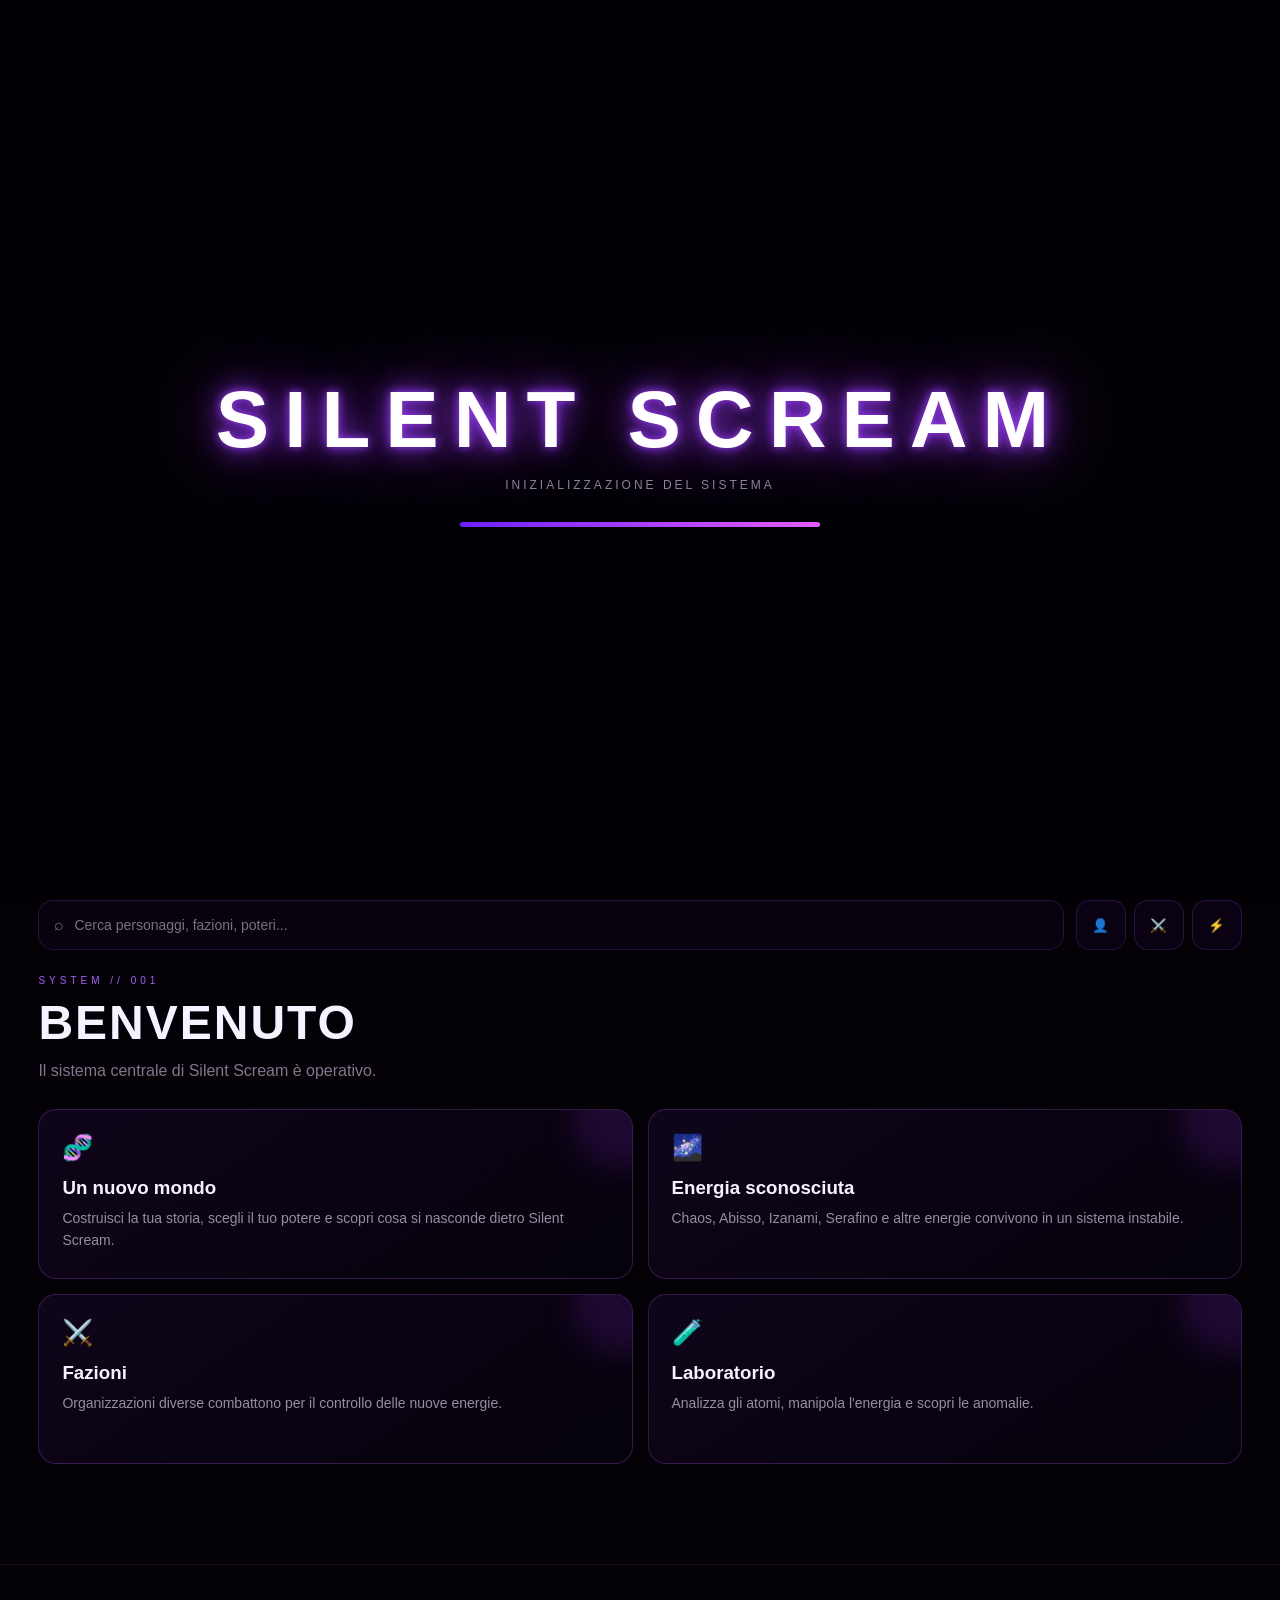
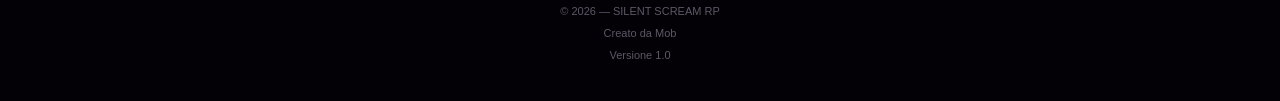
<file: index.html>
<!DOCTYPE html>
<html lang="it">

<head>

<meta charset="UTF-8">

<meta
    name="viewport"
    content="width=device-width, initial-scale=1.0, maximum-scale=1.0, user-scalable=no"
>

<meta
    name="theme-color"
    content="#050008"
>

<title>SILENT SCREAM RP</title>

<style>

/* =========================================================
   SILENT SCREAM RP
   HOME COMPLETA
   VERSIONE MOBILE / DESKTOP
========================================================= */

:root{

    --bg:#030006;
    --bg2:#08000f;
    --panel:rgba(12,4,22,.78);

    --purple:#9b3cff;
    --purple2:#d06cff;

    --red:#ff1744;
    --blue:#009dff;
    --green:#00ff88;
    --orange:#ff6a00;
    --pink:#ff22b8;

    --white:#f7f2ff;
    --gray:#9c94a7;

    --border:rgba(180,90,255,.25);

    --shadow:
        0 0 30px rgba(140,40,255,.18);

    --radius:20px;

}

*{

    margin:0;
    padding:0;
    box-sizing:border-box;

}

html{

    scroll-behavior:smooth;

}

body{

    min-height:100vh;

    background:
        radial-gradient(
            circle at 50% 20%,
            rgba(120,20,220,.13),
            transparent 35%
        ),
        #030006;

    color:var(--white);

    font-family:
        Arial,
        Helvetica,
        sans-serif;

    overflow-x:hidden;

}

/* =========================================================
   BACKGROUND
========================================================= */

#space{

    position:fixed;

    inset:0;

    z-index:-10;

    overflow:hidden;

    background:

        radial-gradient(
            circle at 50% 45%,
            rgba(100,0,180,.08),
            transparent 45%
        ),

        linear-gradient(
            180deg,
            #020004,
            #08000d 50%,
            #020004
        );

}

/* stelle */

.star{

    position:absolute;

    width:2px;

    height:2px;

    border-radius:50%;

    background:#fff;

    opacity:.7;

    animation:
        starFall linear infinite,
        starTwinkle ease-in-out infinite;

}

@keyframes starFall{

    from{

        transform:
            translate3d(0,-20px,0);

    }

    to{

        transform:
            translate3d(
                var(--drift),
                110vh,
                0
            );

    }

}

@keyframes starTwinkle{

    0%,100%{

        opacity:.15;

    }

    50%{

        opacity:1;

    }

}

/* =========================================================
   BLACK HOLE
========================================================= */

.black-hole{

    position:absolute;

    width:var(--size);

    height:var(--size);

    left:var(--x);

    top:var(--y);

    transform:translate(-50%,-50%) scale(.2);

    border-radius:50%;

    pointer-events:none;

    opacity:0;

    animation:
        blackHoleLife 7s ease forwards;

}

.black-hole::before{

    content:"";

    position:absolute;

    inset:-25%;

    border-radius:50%;

    background:

        conic-gradient(
            from 0deg,
            transparent,
            rgba(130,40,255,.9),
            rgba(255,80,180,.8),
            rgba(255,160,30,.65),
            rgba(100,40,255,.8),
            transparent
        );

    filter:blur(9px);

    animation:
        spinHole 1.8s linear infinite;

}

.black-hole::after{

    content:"";

    position:absolute;

    inset:20%;

    border-radius:50%;

    background:#000;

    box-shadow:

        0 0 35px #000,

        0 0 60px rgba(120,30,255,.35);

}

@keyframes spinHole{

    to{

        transform:rotate(360deg);

    }

}

@keyframes blackHoleLife{

    0%{

        opacity:0;

        transform:
            translate(-50%,-50%)
            scale(.1);

    }

    12%{

        opacity:1;

        transform:
            translate(-50%,-50%)
            scale(1);

    }

    72%{

        opacity:1;

        transform:
            translate(-50%,-50%)
            scale(1.05);

    }

    100%{

        opacity:0;

        transform:
            translate(-50%,-50%)
            scale(.15);

    }

}

/* =========================================================
   LOADING
========================================================= */

#loading-screen{

    position:fixed;

    inset:0;

    z-index:99999;

    display:flex;

    flex-direction:column;

    align-items:center;

    justify-content:center;

    background:#020004;

    transition:
        opacity .8s ease,
        visibility .8s ease;

}

#loading-screen.hidden{

    opacity:0;

    visibility:hidden;

    pointer-events:none;

}

.loading-title{

    font-size:
        clamp(35px,10vw,80px);

    font-weight:900;

    letter-spacing:
        clamp(5px,2vw,15px);

    color:#fff;

    text-align:center;

    text-shadow:

        0 0 10px var(--purple),

        0 0 30px var(--purple),

        0 0 80px rgba(180,50,255,.7);

    animation:
        loadingPulse 1.4s infinite alternate;

}

.loading-sub{

    margin-top:12px;

    color:#8c8299;

    letter-spacing:3px;

    font-size:12px;

}

.loading-track{

    width:
        min(360px,80vw);

    height:5px;

    margin-top:30px;

    border-radius:20px;

    background:#15101c;

    overflow:hidden;

}

.loading-progress{

    width:0%;

    height:100%;

    background:
        linear-gradient(
            90deg,
            #6d20ff,
            #e45cff
        );

    box-shadow:
        0 0 15px #a533ff;

    animation:
        loadingProgress 2.2s ease forwards;

}

@keyframes loadingProgress{

    to{

        width:100%;

    }

}

@keyframes loadingPulse{

    from{

        opacity:.6;

        filter:blur(.5px);

    }

    to{

        opacity:1;

        filter:blur(0);

    }

}

/* =========================================================
   NAVBAR
========================================================= */

nav{

    position:fixed;

    top:0;
    left:0;
    right:0;

    height:70px;

    z-index:500;

    display:flex;

    align-items:center;

    justify-content:space-between;

    padding:
        0 clamp(16px,4vw,50px);

    background:
        rgba(3,0,8,.78);

    border-bottom:
        1px solid rgba(170,60,255,.25);

    backdrop-filter:blur(18px);

}

.logo{

    font-size:
        clamp(16px,4vw,22px);

    font-weight:900;

    letter-spacing:2px;

    color:#fff;

    text-shadow:
        0 0 15px var(--purple);

    white-space:nowrap;

}

.nav-links{

    display:flex;

    gap:7px;

}

.nav-links button{

    border:0;

    color:#bbb;

    background:transparent;

    padding:
        10px 12px;

    border-radius:10px;

    cursor:pointer;

    transition:.25s;

    font-weight:700;

}

.nav-links button:hover{

    color:#fff;

    background:
        rgba(150,50,255,.13);

    box-shadow:
        inset 0 0 15px rgba(150,50,255,.08);

}

/* mobile menu */

.menu-toggle{

    display:none;

    width:42px;

    height:42px;

    border:1px solid var(--border);

    border-radius:12px;

    background:
        rgba(120,30,255,.08);

    color:#fff;

    font-size:20px;

}

/* =========================================================
   HERO
========================================================= */

.hero{

    min-height:
        100vh;

    padding:
        120px 20px 70px;

    display:flex;

    flex-direction:column;

    align-items:center;

    justify-content:center;

    text-align:center;

    position:relative;

}

.hero::before{

    content:"";

    position:absolute;

    width:
        min(600px,90vw);

    height:
        min(600px,90vw);

    border-radius:50%;

    background:
        radial-gradient(
            circle,
            rgba(130,30,255,.14),
            transparent 65%
        );

    filter:blur(20px);

    animation:
        heroGlow 5s ease-in-out infinite alternate;

}

@keyframes heroGlow{

    from{

        transform:scale(.85);

        opacity:.5;

    }

    to{

        transform:scale(1.15);

        opacity:1;

    }

}

.hero-content{

    position:relative;

    z-index:2;

}

.status{

    display:inline-flex;

    align-items:center;

    gap:8px;

    padding:
        7px 13px;

    border:
        1px solid rgba(0,255,130,.25);

    border-radius:50px;

    background:
        rgba(0,255,130,.05);

    color:#7dffb5;

    font-size:11px;

    letter-spacing:2px;

    margin-bottom:25px;

}

.status-dot{

    width:7px;

    height:7px;

    border-radius:50%;

    background:#00ff77;

    box-shadow:
        0 0 12px #00ff77;

    animation:
        blink 1s infinite;

}

@keyframes blink{

    50%{

        opacity:.2;

    }

}

.hero h1{

    font-size:
        clamp(45px,12vw,115px);

    line-height:.9;

    font-weight:1000;

    letter-spacing:
        clamp(3px,1.5vw,12px);

    color:#fff;

    text-shadow:

        0 0 8px rgba(255,255,255,.4),

        0 0 25px var(--purple),

        0 0 60px rgba(150,40,255,.7),

        0 0 110px rgba(100,0,255,.35);

    animation:
        titleFloat 4s ease-in-out infinite;

}

@keyframes titleFloat{

    50%{

        transform:
            translateY(-7px);

    }

}

.hero h1 span{

    display:block;

    color:transparent;

    background:
        linear-gradient(
            90deg,
            #8e2cff,
            #ff4fcf,
            #ff1648,
            #8e2cff
        );

    background-size:300%;

    background-clip:text;

    -webkit-background-clip:text;

    animation:
        gradientText 5s linear infinite;

}

@keyframes gradientText{

    to{

        background-position:
            300% center;

    }

}

.hero p{

    position:relative;

    margin-top:28px;

    max-width:650px;

    color:#a8a0b3;

    line-height:1.7;

    font-size:
        clamp(14px,3vw,18px);

}

.hero-buttons{

    position:relative;

    display:flex;

    flex-wrap:wrap;

    justify-content:center;

    gap:12px;

    margin-top:35px;

}

.btn{

    border:1px solid rgba(180,70,255,.45);

    border-radius:13px;

    padding:
        14px 20px;

    background:
        rgba(120,30,255,.09);

    color:#fff;

    font-weight:800;

    cursor:pointer;

    transition:
        transform .25s,
        box-shadow .25s,
        background .25s;

}

.btn:hover{

    transform:
        translateY(-3px);

    background:
        rgba(140,40,255,.2);

    box-shadow:
        0 0 25px rgba(150,40,255,.3);

}

.btn-primary{

    background:
        linear-gradient(
            135deg,
            #7121ff,
            #c334ff
        );

    border-color:#b65cff;

}

.btn-primary:hover{

    box-shadow:
        0 0 25px rgba(180,50,255,.55),
        0 0 60px rgba(120,30,255,.25);

}

/* =========================================================
   SCROLL INDICATOR
========================================================= */

.scroll-indicator{

    position:absolute;

    bottom:25px;

    display:flex;

    flex-direction:column;

    align-items:center;

    gap:8px;

    color:#665d70;

    font-size:9px;

    letter-spacing:3px;

}

.scroll-arrow{

    width:20px;

    height:30px;

    border:
        1px solid #554d5e;

    border-radius:20px;

    position:relative;

}

.scroll-arrow::after{

    content:"";

    position:absolute;

    width:4px;

    height:7px;

    background:#9c8da9;

    border-radius:10px;

    top:6px;

    left:7px;

    animation:
        scrollMove 1.5s infinite;

}

@keyframes scrollMove{

    100%{

        transform:
            translateY(11px);

        opacity:0;

    }

}

/* =========================================================
   APP
========================================================= */

.app{

    width:
        min(1250px,94%);

    margin:
        auto;

    padding-bottom:100px;

}

/* =========================================================
   COMMAND BAR
========================================================= */

.command{

    display:grid;

    grid-template-columns:
        1fr auto;

    gap:12px;

    margin-bottom:25px;

}

.search-box{

    display:flex;

    align-items:center;

    gap:10px;

    border:
        1px solid rgba(170,70,255,.2);

    background:
        rgba(10,3,18,.72);

    border-radius:15px;

    padding:
        0 15px;

}

.search-box span{

    color:#7f708b;

}

.search-box input{

    width:100%;

    height:48px;

    border:0;

    outline:0;

    background:transparent;

    color:#fff;

    font-size:14px;

}

.quick-actions{

    display:flex;

    gap:8px;

}

.quick-actions button{

    min-width:50px;

    border:
        1px solid rgba(170,70,255,.2);

    border-radius:14px;

    background:
        rgba(100,30,180,.08);

    color:#fff;

    cursor:pointer;

}

/* =========================================================
   SECTIONS
========================================================= */

.sezione{

    display:none;

    animation:
        sectionIn .45s ease;

}

.sezione.attiva{

    display:block;

}

@keyframes sectionIn{

    from{

        opacity:0;

        transform:
            translateY(20px);

    }

    to{

        opacity:1;

        transform:
            translateY(0);

    }

}

.section-header{

    margin-bottom:25px;

}

.section-kicker{

    color:
        #a65cff;

    font-size:10px;

    letter-spacing:4px;

    margin-bottom:9px;

}

.section-header h2{

    font-size:
        clamp(28px,7vw,48px);

    letter-spacing:2px;

}

.section-header p{

    color:#81778c;

    margin-top:8px;

    line-height:1.6;

}

/* =========================================================
   INFO
========================================================= */

.info-grid{

    display:grid;

    grid-template-columns:
        repeat(2,1fr);

    gap:15px;

}

.info-card{

    min-height:170px;

    padding:23px;

    border:
        1px solid var(--border);

    border-radius:18px;

    background:
        linear-gradient(
            145deg,
            rgba(18,6,30,.85),
            rgba(6,2,12,.8)
        );

    position:relative;

    overflow:hidden;

    transition:.3s;

}

.info-card::before{

    content:"";

    position:absolute;

    width:100px;

    height:100px;

    right:-40px;

    top:-40px;

    border-radius:50%;

    background:
        rgba(160,50,255,.15);

    filter:blur(15px);

}

.info-card:hover{

    transform:
        translateY(-5px);

    border-color:
        rgba(190,80,255,.55);

    box-shadow:
        0 15px 40px rgba(100,20,150,.15);

}

.info-icon{

    font-size:25px;

    margin-bottom:15px;

}

.info-card h3{

    margin-bottom:8px;

}

.info-card p{

    color:#968da0;

    line-height:1.6;

    font-size:14px;

}

/* =========================================================
   ARCHIVE
========================================================= */

.archive-toolbar{

    display:flex;

    gap:8px;

    flex-wrap:wrap;

    margin-bottom:20px;

}

.filter-btn{

    padding:
        9px 14px;

    border:
        1px solid rgba(170,70,255,.2);

    border-radius:30px;

    color:#968ba0;

    background:
        rgba(120,30,180,.06);

    cursor:pointer;

}

.filter-btn.active,
.filter-btn:hover{

    color:#fff;

    background:
        rgba(140,40,255,.18);

    border-color:
        rgba(180,70,255,.5);

}

.archive-grid{

    display:grid;

    grid-template-columns:
        repeat(3,1fr);

    gap:15px;

}

.archive-card{

    position:relative;

    padding:22px;

    min-height:240px;

    border:
        1px solid rgba(160,70,255,.2);

    border-radius:18px;

    background:
        rgba(10,3,18,.82);

    cursor:pointer;

    overflow:hidden;

    transition:
        transform .25s,
        border-color .25s,
        box-shadow .25s;

}

.archive-card:hover{

    transform:
        translateY(-6px);

    border-color:
        var(--card-color);

    box-shadow:
        0 10px 40px
        color-mix(
            in srgb,
            var(--card-color) 15%,
            transparent
        );

}

.card-glow{

    position:absolute;

    width:130px;

    height:130px;

    right:-60px;

    top:-60px;

    border-radius:50%;

    background:
        var(--card-color);

    opacity:.13;

    filter:blur(25px);

}

.card-symbol{

    width:60px;

    height:60px;

    display:grid;

    place-items:center;

    border:
        1px solid
        var(--card-color);

    border-radius:16px;

    color:
        var(--card-color);

    font-size:25px;

    box-shadow:
        0 0 20px
        color-mix(
            in srgb,
            var(--card-color) 20%,
            transparent
        );

    margin-bottom:18px;

}

.archive-card h3{

    font-size:19px;

    margin-bottom:7px;

}

.archive-card p{

    color:#8f859a;

    font-size:13px;

    line-height:1.6;

}

.card-tag{

    position:absolute;

    bottom:20px;

    left:22px;

    font-size:9px;

    letter-spacing:2px;

    color:
        var(--card-color);

}

/* =========================================================
   CHARACTER DETAILS
========================================================= */

.details{

    display:none;

    position:fixed;

    inset:0;

    z-index:1000;

    background:
        rgba(0,0,0,.75);

    backdrop-filter:
        blur(10px);

    padding:
        20px;

    align-items:center;

    justify-content:center;

}

.details.open{

    display:flex;

    animation:
        detailFade .25s ease;

}

@keyframes detailFade{

    from{

        opacity:0;

    }

    to{

        opacity:1;

    }

}

.details-box{

    width:
        min(700px,100%);

    max-height:
        90vh;

    overflow:auto;

    padding:
        clamp(22px,5vw,35px);

    border:
        1px solid var(--detail-color);

    border-radius:24px;

    background:
        linear-gradient(
            145deg,
            rgba(17,5,28,.98),
            rgba(4,1,9,.98)
        );

    box-shadow:
        0 0 60px
        color-mix(
            in srgb,
            var(--detail-color) 20%,
            transparent
        );

    position:relative;

}

.close-details{

    position:absolute;

    top:15px;

    right:15px;

    width:40px;

    height:40px;

    border:
        1px solid rgba(255,255,255,.1);

    border-radius:12px;

    background:
        rgba(255,255,255,.04);

    color:#fff;

    cursor:pointer;

}

.details-symbol{

    width:80px;

    height:80px;

    display:grid;

    place-items:center;

    border:
        1px solid var(--detail-color);

    border-radius:20px;

    color:var(--detail-color);

    font-size:35px;

    margin-bottom:20px;

    box-shadow:
        0 0 35px
        color-mix(
            in srgb,
            var(--detail-color) 25%,
            transparent
        );

}

.details-box h2{

    font-size:
        clamp(25px,7vw,42px);

    margin-bottom:10px;

}

.details-description{

    color:#aaa0b2;

    line-height:1.7;

}

.details-stats{

    display:grid;

    grid-template-columns:
        repeat(3,1fr);

    gap:10px;

    margin-top:25px;

}

.detail-stat{

    padding:15px;

    border:
        1px solid rgba(255,255,255,.08);

    border-radius:14px;

    background:
        rgba(255,255,255,.025);

}

.detail-stat span{

    display:block;

    font-size:9px;

    letter-spacing:2px;

    color:#706779;

    margin-bottom:7px;

}

.detail-stat strong{

    color:
        var(--detail-color);

}

.details-lore{

    margin-top:20px;

    padding:18px;

    border-left:
        2px solid var(--detail-color);

    background:
        rgba(255,255,255,.025);

    color:#9f96a8;

    line-height:1.7;

}

/* =========================================================
   RULES
========================================================= */

.rules{

    display:grid;

    gap:10px;

}

.rule{

    display:grid;

    grid-template-columns:
        55px 1fr;

    gap:15px;

    align-items:center;

    padding:20px;

    border:
        1px solid rgba(180,70,255,.17);

    border-radius:16px;

    background:
        rgba(10,3,17,.75);

    transition:.25s;

}

.rule:hover{

    border-color:
        rgba(180,70,255,.5);

    transform:
        translateX(5px);

}

.rule-number{

    font-size:14px;

    color:#a552ff;

    font-weight:900;

}

.rule p{

    color:#a69cab;

    line-height:1.5;

}

/* =========================================================
   LORE
========================================================= */

.lore-box{

    padding:
        clamp(22px,5vw,40px);

    border:
        1px solid rgba(180,70,255,.22);

    border-radius:22px;

    background:
        linear-gradient(
            135deg,
            rgba(25,5,40,.8),
            rgba(5,2,10,.85)
        );

    line-height:1.9;

}

.lore-box h3{

    color:#c271ff;

    margin-bottom:15px;

    font-size:24px;

}

.lore-box p{

    color:#a49aa9;

    margin-bottom:15px;

}

/* =========================================================
   POWERS
========================================================= */

.power-grid{

    display:grid;

    grid-template-columns:
        repeat(3,1fr);

    gap:15px;

}

.power{

    padding:25px;

    border:
        1px solid
        rgba(170,70,255,.2);

    border-radius:20px;

    background:
        rgba(10,3,18,.8);

    cursor:pointer;

    transition:.3s;

    text-align:center;

}

.power:hover{

    transform:
        translateY(-6px)
        scale(1.01);

}

.atom{

    width:90px;

    height:90px;

    margin:
        0 auto 20px;

    position:relative;

}

.atom-core{

    position:absolute;

    width:25px;

    height:25px;

    top:50%;

    left:50%;

    transform:
        translate(-50%,-50%);

    border-radius:50%;

    background:
        var(--atom-color);

    box-shadow:
        0 0 15px var(--atom-color),
        0 0 35px var(--atom-color),
        0 0 60px
        color-mix(
            in srgb,
            var(--atom-color) 50%,
            transparent
        );

    animation:
        corePulse 1.2s ease-in-out infinite alternate;

}

@keyframes corePulse{

    to{

        transform:
            translate(-50%,-50%)
            scale(1.35);

    }

}

.orbit{

    position:absolute;

    inset:12px;

    border:
        1px solid
        var(--atom-color);

    border-radius:50%;

    opacity:.75;

}

.orbit.one{

    transform:
        rotate(60deg)
        scaleY(.4);

    animation:
        orbitSpin 3s linear infinite;

}

.orbit.two{

    transform:
        rotate(-60deg)
        scaleY(.4);

    animation:
        orbitSpin 4s linear infinite reverse;

}

.orbit.three{

    transform:
        rotate(0)
        scaleY(.4);

    animation:
        orbitSpin 5s linear infinite;

}

@keyframes orbitSpin{

    to{

        rotate:360deg;

    }

}

.power h3{

    margin-bottom:8px;

}

.power p{

    color:#918697;

    font-size:13px;

    line-height:1.5;

}

/* =========================================================
   FACTIONS
========================================================= */

.faction-grid{

    display:grid;

    grid-template-columns:
        repeat(3,1fr);

    gap:15px;

}

.faction{

    padding:25px;

    min-height:230px;

    border:
        1px solid
        rgba(255,255,255,.1);

    border-radius:20px;

    background:
        rgba(8,3,14,.8);

    cursor:pointer;

    position:relative;

    overflow:hidden;

    transition:.3s;

}

.faction:hover{

    transform:
        translateY(-5px);

    border-color:
        var(--faction-color);

}

.faction-line{

    position:absolute;

    top:0;
    left:0;

    width:100%;

    height:3px;

    background:
        var(--faction-color);

    box-shadow:
        0 0 15px var(--faction-color);

}

.faction h3{

    margin:
        15px 0 10px;

    color:
        var(--faction-color);

}

.faction p{

    color:#8f8698;

    line-height:1.6;

    font-size:13px;

}

.faction-members{

    margin-top:20px;

    color:#6f6677;

    font-size:10px;

    letter-spacing:1px;

}

/* =========================================================
   LABORATORIO
========================================================= */

.lab-card{

    min-height:300px;

    border:
        1px solid rgba(180,70,255,.25);

    border-radius:25px;

    background:
        radial-gradient(
            circle at center,
            rgba(120,30,255,.15),
            transparent 45%
        ),
        rgba(7,2,13,.9);

    display:flex;

    flex-direction:column;

    align-items:center;

    justify-content:center;

    text-align:center;

    padding:30px;

    position:relative;

    overflow:hidden;

}

.lab-atom{

    width:120px;

    height:120px;

    position:relative;

    margin-bottom:25px;

}

.lab-core{

    position:absolute;

    width:35px;

    height:35px;

    top:50%;
    left:50%;

    transform:
        translate(-50%,-50%);

    border-radius:50%;

    background:
        #9b3cff;

    box-shadow:
        0 0 20px #9b3cff,
        0 0 60px #9b3cff;

    animation:
        labPulse 1s infinite alternate;

}

.lab-ring{

    position:absolute;

    inset:10px;

    border:
        1px solid #9b3cff;

    border-radius:50%;

    animation:
        ringSpin 4s linear infinite;

}

.lab-ring:nth-child(2){

    transform:
        rotateX(70deg);

}

.lab-ring:nth-child(3){

    transform:
        rotateY(70deg);

}

@keyframes labPulse{

    to{

        transform:
            translate(-50%,-50%)
            scale(1.3);

    }

}

@keyframes ringSpin{

    to{

        transform:
            rotate(360deg);

    }

}

.lab-card h3{

    font-size:25px;

    margin-bottom:8px;

}

.lab-card p{

    color:#918697;

    max-width:600px;

    line-height:1.6;

    margin-bottom:22px;

}

/* =========================================================
   FOOTER
========================================================= */

footer{

    border-top:
        1px solid rgba(180,70,255,.12);

    padding:
        35px 20px;

    text-align:center;

    color:#5f5768;

    font-size:11px;

    line-height:2;

}

/* =========================================================
   TOAST
========================================================= */

#toast{

    position:fixed;

    left:50%;

    bottom:25px;

    z-index:3000;

    transform:
        translate(-50%,30px);

    opacity:0;

    pointer-events:none;

    padding:
        13px 18px;

    border:
        1px solid rgba(180,70,255,.35);

    border-radius:12px;

    background:
        rgba(10,2,17,.95);

    box-shadow:
        0 0 30px rgba(140,30,255,.2);

    color:#fff;

    font-size:12px;

    transition:.35s;

    white-space:nowrap;

}

#toast.show{

    transform:
        translate(-50%,0);

    opacity:1;

}

/* =========================================================
   MOBILE
========================================================= */

@media(max-width:800px){

    nav{

        height:62px;

    }

    .nav-links{

        display:none;

        position:absolute;

        top:70px;

        left:12px;

        right:12px;

        flex-direction:column;

        padding:10px;

        background:
            rgba(5,1,10,.96);

        border:
            1px solid rgba(170,60,255,.25);

        border-radius:16px;

        backdrop-filter:blur(20px);

    }

    .nav-links.mobile-open{

        display:flex;

    }

    .nav-links button{

        text-align:left;

        padding:14px;

    }

    .menu-toggle{

        display:block;

    }

    .hero{

        padding-top:100px;

    }

    .hero h1{

        font-size:
            clamp(43px,14vw,75px);

    }

    .command{

        grid-template-columns:1fr;

    }

    .quick-actions{

        display:grid;

        grid-template-columns:
            repeat(3,1fr);

    }

    .quick-actions button{

        height:45px;

    }

    .info-grid{

        grid-template-columns:1fr;

    }

    .archive-grid{

        grid-template-columns:
            repeat(2,1fr);

    }

    .power-grid{

        grid-template-columns:1fr;

    }

    .faction-grid{

        grid-template-columns:1fr;

    }

    .details{

        padding:10px;

    }

    .details-box{

        max-height:94vh;

        border-radius:20px;

    }

}

@media(max-width:500px){

    .app{

        width:
            calc(100% - 24px);

    }

    .archive-grid{

        grid-template-columns:1fr;

    }

    .archive-card{

        min-height:210px;

    }

    .details-stats{

        grid-template-columns:1fr;

    }

    .hero-buttons{

        width:100%;

    }

    .hero-buttons .btn{

        width:100%;

    }

    .rule{

        grid-template-columns:
            40px 1fr;

        padding:16px;

    }

    .section-header h2{

        font-size:32px;

    }

    #toast{

        max-width:90vw;

        white-space:normal;

        text-align:center;

    }

}

/* =========================================================
   ACCESSIBILITY
========================================================= */

button,
input{

    -webkit-tap-highlight-color:
        transparent;

}

button:active{

    transform:
        scale(.96);

}

</style>

</head>

<body>

<!-- =====================================================
     BACKGROUND
===================================================== -->

<div id="space"></div>


<!-- =====================================================
     LOADING
===================================================== -->

<div id="loading-screen">

    <div class="loading-title">
        SILENT SCREAM
    </div>

    <div class="loading-sub">
        INIZIALIZZAZIONE DEL SISTEMA
    </div>

    <div class="loading-track">

        <div class="loading-progress"></div>

    </div>

</div>


<!-- =====================================================
     NAV
===================================================== -->

<nav>

    <div class="logo">
        SILENT SCREAM
    </div>

    <button
        class="menu-toggle"
        onclick="toggleMobileMenu()"
        aria-label="Menu"
    >
        ☰
    </button>

    <div
        class="nav-links"
        id="navLinks"
    >

        <button onclick="apriSezione('home')">
            Home
        </button>

        <button onclick="apriSezione('info')">
            Informazioni
        </button>

        <button onclick="apriSezione('regole')">
            Regole
        </button>

        <button onclick="apriSezione('lore')">
            Lore
        </button>

        <button onclick="apriSezione('personaggi')">
            Personaggi
        </button>

        <button onclick="apriSezione('fazioni')">
            Fazioni
        </button>

        <button onclick="apriSezione('poteri')">
            Poteri
        </button>

        <button onclick="vaiLaboratorio()">
            Laboratorio
        </button>

    </div>

</nav>


<!-- =====================================================
     HERO
===================================================== -->

<header class="hero">

    <div class="hero-content">

        <div class="status">

            <span class="status-dot"></span>

            SISTEMA ONLINE

        </div>

        <h1>

            SILENT

            <span>SCREAM</span>

        </h1>

        <p>

            Benvenuti nel sito di Silent Scream

        </p>

        <div class="hero-buttons">

            <button
                class="btn btn-primary"
                onclick="apriSezione('personaggi')"
            >
                👤 ARCHIVIO PERSONAGGI
            </button>

            <button
                class="btn"
                onclick="apriSezione('fazioni')"
            >
                ⚔️ FAZIONI
            </button>

            <button
                class="btn"
                onclick="vaiLaboratorio()"
            >
                🧪 LABORATORIO
            </button>

        </div>

    </div>


    <div class="scroll-indicator">

        SCROLL

        <div class="scroll-arrow"></div>

    </div>

</header>


<!-- =====================================================
     APP
===================================================== -->

<main class="app">


    <!-- COMMAND -->

    <div class="command">

        <div class="search-box">

            <span>⌕</span>

            <input
                id="search"
                type="search"
                placeholder="Cerca personaggi, fazioni, poteri..."
                autocomplete="off"
                oninput="cercaArchivio()"
            >

        </div>


        <div class="quick-actions">

            <button
                onclick="apriSezione('personaggi')"
                title="Personaggi"
            >
                👤
            </button>

            <button
                onclick="apriSezione('fazioni')"
                title="Fazioni"
            >
                ⚔️
            </button>

            <button
                onclick="apriSezione('poteri')"
                title="Poteri"
            >
                ⚡
            </button>

        </div>

    </div>


    <!-- =================================================
         HOME
    ================================================== -->

    <section
        id="home"
        class="sezione attiva"
    >

        <div class="section-header">

            <div class="section-kicker">
                SYSTEM // 001
            </div>

            <h2>
                BENVENUTO
            </h2>

            <p>
                Il sistema centrale di Silent Scream
                è operativo.
            </p>

        </div>


        <div class="info-grid">

            <div class="info-card">

                <div class="info-icon">
                    🧬
                </div>

                <h3>
                    Un nuovo mondo
                </h3>

                <p>
                    Costruisci la tua storia,
                    scegli il tuo potere e
                    scopri cosa si nasconde
                    dietro Silent Scream.
                </p>

            </div>


            <div class="info-card">

                <div class="info-icon">
                    🌌
                </div>

                <h3>
                    Energia sconosciuta
                </h3>

                <p>
                    Chaos, Abisso, Izanami,
                    Serafino e altre energie
                    convivono in un sistema
                    instabile.
                </p>

            </div>


            <div class="info-card">

                <div class="info-icon">
                    ⚔️
                </div>

                <h3>
                    Fazioni
                </h3>

                <p>
                    Organizzazioni diverse
                    combattono per il controllo
                    delle nuove energie.
                </p>

            </div>


            <div class="info-card">

                <div class="info-icon">
                    🧪
                </div>

                <h3>
                    Laboratorio
                </h3>

                <p>
                    Analizza gli atomi,
                    manipola l'energia e
                    scopri le anomalie.
                </p>

            </div>

        </div>

    </section>


    <!-- =================================================
         INFO
    ================================================== -->

    <section
        id="info"
        class="sezione"
    >

        <div class="section-header">

            <div class="section-kicker">
                SYSTEM // 002
            </div>

            <h2>
                INFORMAZIONI
            </h2>

            <p>
                Dati principali del Roleplay.
            </p>

        </div>


        <div class="info-grid">

            <div class="info-card">

                <div class="info-icon">
                    👑
                </div>

                <h3>
                    Creatori
                </h3>

                <p>
                    Mob, Alex e Yuki
                </p>

            </div>


            <div class="info-card">

                <div class="info-icon">
                    📦
                </div>

                <h3>
                    Versione
                </h3>

                <p>
                    1.0
                </p>

            </div>


            <div class="info-card">

                <div class="info-icon">
                    🟢
                </div>

                <h3>
                    Stato
                </h3>

                <p>
                    In sviluppo
                </p>

            </div>


            <div class="info-card">

                <div class="info-icon">
                    🌐
                </div>

                <h3>
                    Descrizione
                </h3>

                <p>
                    Silent Scream nasce principalmente
                    per divertimento, creatività e
                    socializzazione.
                </p>

            </div>

        </div>

    </section>


    <!-- =================================================
         REGOLE
    ================================================== -->

    <section
        id="regole"
        class="sezione"
    >

        <div class="section-header">

            <div class="section-kicker">
                SYSTEM // 003
            </div>

            <h2>
                REGOLE
            </h2>

            <p>
                Il sistema richiede il rispetto
                delle seguenti direttive.
            </p>

        </div>


        <div class="rules">

            <div class="rule">

                <div class="rule-number">
                    01
                </div>

                <p>
                    Rispetta tutti i giocatori.
                </p>

            </div>


            <div class="rule">

                <div class="rule-number">
                    02
                </div>

                <p>
                    Non usare bug o exploit.
                </p>

            </div>


            <div class="rule">

                <div class="rule-number">
                    03
                </div>

                <p>
                    Rispetta le regole del Roleplay.
                </p>

            </div>


            <div class="rule">

                <div class="rule-number">
                    04
                </div>

                <p>
                    Non rovinare l'esperienza agli altri.
                </p>

            </div>


            <div class="rule">

                <div class="rule-number">
                    05
                </div>

                <p>
                    Non abusare dei poteri fuori
                    dal contesto RP.
                </p>

            </div>


            <div class="rule">

                <div class="rule-number">
                    06
                </div>

                <p>
                    Segui le indicazioni degli owner
                    e degli amministratori.
                </p>

            </div>

        </div>

    </section>


    <!-- =================================================
         LORE
    ================================================== -->

    <section
        id="lore"
        class="sezione"
    >

        <div class="section-header">

            <div class="section-kicker">
                SYSTEM // 004
            </div>

            <h2>
                LORE
            </h2>

            <p>
                Gli eventi che hanno dato origine
                a Silent Scream.
            </p>

        </div>


        <div class="lore-box">

            <h3>
                IL PRIMO SEGNALE
            </h3>

            <p>
                Nessuno ricorda esattamente quando
                tutto ebbe inizio.
            </p>

            <p>
                Alcuni scienziati rilevarono una
                frequenza impossibile provenire
                dal vuoto.
            </p>

            <p>
                La frequenza non era naturale.
                Sembrava quasi rispondere
                alla presenza umana.
            </p>

            <p>
                Poco dopo comparvero le prime
                particelle anomale.
            </p>

            <p>
                Alcune producevano energia.
                Altre modificavano la materia.
                Altre ancora sembravano provenire
                da qualcosa che non apparteneva
                al nostro universo.
            </p>

            <p>
                Furono chiamate:
                <strong>
                    ATOMI
                </strong>.
            </p>

            <p>
                Da quel momento nacquero fazioni,
                esperimenti e guerre.
            </p>

            <p>
                E nel silenzio dello spazio,
                qualcosa iniziò a urlare.
            </p>

        </div>

    </section>


    <!-- =================================================
         PERSONAGGI
    ================================================== -->

    <section
        id="personaggi"
        class="sezione"
    >

        <div class="section-header">

            <div class="section-kicker">
                DATABASE // CHARACTERS
            </div>

            <h2>
                ARCHIVIO PERSONAGGI
            </h2>

            <p>
                Seleziona un personaggio per
                visualizzare il dossier completo.
            </p>

        </div>


        <div class="archive-toolbar">

            <button
                class="filter-btn active"
                onclick="filtraPersonaggi('tutti',this)"
            >
                TUTTI
            </button>

            <button
                class="filter-btn"
                onclick="filtraPersonaggi('owner',this)"
            >
                OWNER
            </button>

            <button
                class="filter-btn"
                onclick="filtraPersonaggi('chaos',this)"
            >
                CHAOS
            </button>

            <button
                class="filter-btn"
                onclick="filtraPersonaggi('abisso',this)"
            >
                ABISSO
            </button>

            <button
                class="filter-btn"
                onclick="filtraPersonaggi('serafino',this)"
            >
                SERAFINO
            </button>

        </div>


        <div
            id="personaggi-grid"
            class="archive-grid"
        >

            <div
                class="archive-card searchable"
                data-category="owner chaos"
                data-search="mob chaos owner"
                style="--card-color:#ff5a00"
                onclick="mostraDettaglio('mob')"
            >

                <div class="card-glow"></div>

                <div class="card-symbol">
                    ☄
                </div>

                <h3>
                    MOB
                </h3>

                <p>
                    Owner del RP.
                    Principalmente composto
                    da energia Chaos.
                </p>

                <div class="card-tag">
                    CHAOS // OWNER
                </div>

            </div>


            <div
                class="archive-card searchable"
                data-category="owner abisso"
                data-search="alex abisso owner radioattivo"
                style="--card-color:#009dff"
                onclick="mostraDettaglio('alex')"
            >

                <div class="card-glow"></div>

                <div class="card-symbol">
                    ◉
                </div>

                <h3>
                    ALEX
                </h3>

                <p>
                    Owner e portatore
                    dell'essenza particellare
                    radioattiva del vuoto.
                </p>

                <div class="card-tag">
                    ABISSO // OWNER
                </div>

            </div>


            <div
                class="archive-card searchable"
                data-category="owner serafino"
                data-search="yuki serafino izanami illusioni owner"
                style="--card-color:#ff22b8"
                onclick="mostraDettaglio('yuki')"
            >

                <div class="card-glow"></div>

                <div class="card-symbol">
                    ✦
                </div>

                <h3>
                    YUKI
                </h3>

                <p>
                    Maestro delle illusioni,
                    Serafino e Izanami.
                </p>

                <div class="card-tag">
                    SERAFINO // OWNER
                </div>

            </div>


            <div
                class="archive-card searchable"
                data-category="chaos"
                data-search="kael chaos"
                style="--card-color:#ff3300"
                onclick="mostraDettaglio('kael')"
            >

                <div class="card-glow"></div>

                <div class="card-symbol">
                    X
                </div>

                <h3>
                    KAEL
                </h3>

                <p>
                    Soggetto sperimentale
                    legato all'energia Chaos.
                </p>

                <div class="card-tag">
                    CHAOS // SUBJECT
                </div>

            </div>


            <div
                class="archive-card searchable"
                data-category="abisso"
                data-search="nox abisso"
                style="--card-color:#6b4cff"
                onclick="mostraDettaglio('nox')"
            >

                <div class="card-glow"></div>

                <div class="card-symbol">
                    ◇
                </div>

                <h3>
                    NOX
                </h3>

                <p>
                    Entità associata
                    alle particelle abissali.
                </p>

                <div class="card-tag">
                    ABISSO // ENTITY
                </div>

            </div>


            <div
                class="archive-card searchable"
                data-category="serafino"
                data-search="aria serafino"
                style="--card-color:#fff"
                onclick="mostraDettaglio('aria')"
            >

                <div class="card-glow"></div>

                <div class="card-symbol">
                    ✧
                </div>

                <h3>
                    ARIA
                </h3>

                <p>
                    Soggetto con connessioni
                    alla struttura Serafino.
                </p>

                <div class="card-tag">
                    SERAFINO // UNKNOWN
                </div>

            </div>

        </div>

    </section>


    <!-- =================================================
         FAZIONI
    ================================================== -->

    <section
        id="fazioni"
        class="sezione"
    >

        <div class="section-header">

            <div class="section-kicker">
                DATABASE // FACTIONS
            </div>

            <h2>
                ARCHIVIO FAZIONI
            </h2>

            <p>
                Le principali organizzazioni
                presenti nel mondo.
            </p>

        </div>


        <div class="faction-grid">


            <div
                class="faction"
                style="--faction-color:#ff4b00"
                onclick="mostraDettaglio('chaosFaction')"
            >

                <div class="faction-line"></div>

                <h3>
                    CHAOS ORDER
                </h3>

                <p>
                    Una fazione che considera
                    il Chaos la forma più pura
                    dell'energia.
                </p>

                <div class="faction-members">
                    STATUS: ATTIVA
                </div>

            </div>


            <div
                class="faction"
                style="--faction-color:#542cff"
                onclick="mostraDettaglio('abyssFaction')"
            >

                <div class="faction-line"></div>

                <h3>
                    ABYSS
                </h3>

                <p>
                    Studiano le particelle
                    provenienti dal vuoto
                    e dall'abisso.
                </p>

                <div class="faction-members">
                    STATUS: ATTIVA
                </div>

            </div>


            <div
                class="faction"
                style="--faction-color:#ff22b8"
                onclick="mostraDettaglio('seraphFaction')"
            >

                <div class="faction-line"></div>

                <h3>
                    SERAPHIM
                </h3>

                <p>
                    Un'organizzazione misteriosa
                    legata ai soggetti Serafino.
                </p>

                <div class="faction-members">
                    STATUS: SCONOSCIUTO
                </div>

            </div>


            <div
                class="faction"
                style="--faction-color:#00ff88"
                onclick="mostraDettaglio('labFaction')"
            >

                <div class="faction-line"></div>

                <h3>
                    LABORATORIO
                </h3>

                <p>
                    Scienziati e ricercatori
                    che analizzano gli atomi.
                </p>

                <div class="faction-members">
                    STATUS: SEGRETO
                </div>

            </div>


            <div
                class="faction"
                style="--faction-color:#009dff"
                onclick="mostraDettaglio('voidFaction')"
            >

                <div class="faction-line"></div>

                <h3>
                    VOID WALKERS
                </h3>

                <p>
                    Individui capaci di attraversare
                    zone colpite dalle anomalie.
                </p>

                <div class="faction-members">
                    STATUS: NOMADE
                </div>

            </div>


            <div
                class="faction"
                style="--faction-color:#fff"
                onclick="mostraDettaglio('unknownFaction')"
            >

                <div class="faction-line"></div>

                <h3>
                    [UNKNOWN]
                </h3>

                <p>
                    Nessuna informazione verificata.
                    Tutti i dati risultano corrotti.
                </p>

                <div class="faction-members">
                    STATUS: █████
                </div>

            </div>

        </div>

    </section>


    <!-- =================================================
         POTERI
    ================================================== -->

    <section
        id="poteri"
        class="sezione"
    >

        <div class="section-header">

            <div class="section-kicker">
                DATABASE // ENERGY
            </div>

            <h2>
                ARCHIVIO POTERI
            </h2>

            <p>
                Le principali fonti energetiche
                conosciute.
            </p>

        </div>


        <div class="power-grid">


            <div
                class="power"
                onclick="mostraDettaglio('chaosPower')"
            >

                <div
                    class="atom"
                    style="--atom-color:#ff5a00"
                >

                    <div class="atom-core"></div>

                    <div class="orbit one"></div>

                    <div class="orbit two"></div>

                    <div class="orbit three"></div>

                </div>

                <h3>
                    CHAOS
                </h3>

                <p>
                    Energia altamente distruttiva
                    e imprevedibile.
                </p>

            </div>


            <div
                class="power"
                onclick="mostraDettaglio('abyssPower')"
            >

                <div
                    class="atom"
                    style="--atom-color:#542cff"
                >

                    <div class="atom-core"></div>

                    <div class="orbit one"></div>

                    <div class="orbit two"></div>

                    <div class="orbit three"></div>

                </div>

                <h3>
                    ABISSO
                </h3>

                <p>
                    Energia collegata
                    al vuoto.
                </p>

            </div>


            <div
                class="power"
                onclick="mostraDettaglio('izanamiPower')"
            >

                <div
                    class="atom"
                    style="--atom-color:#ff2255"
                >

                    <div class="atom-core"></div>

                    <div class="orbit one"></div>

                    <div class="orbit two"></div>

                    <div class="orbit three"></div>

                </div>

                <h3>
                    IZANAMI
                </h3>

                <p>
                    Struttura energetica
                    estremamente rara.
                </p>

            </div>


            <div
                class="power"
                onclick="mostraDettaglio('seraphPower')"
            >

                <div
                    class="atom"
                    style="--atom-color:#ff22b8"
                >

                    <div class="atom-core"></div>

                    <div class="orbit one"></div>

                    <div class="orbit two"></div>

                    <div class="orbit three"></div>

                </div>

                <h3>
                    SERAFINO
                </h3>

                <p>
                    Energia sconosciuta
                    con comportamento anomalo.
                </p>

            </div>


            <div
                class="power"
                onclick="mostraDettaglio('radioPower')"
            >

                <div
                    class="atom"
                    style="--atom-color:#00ff88"
                >

                    <div class="atom-core"></div>

                    <div class="orbit one"></div>

                    <div class="orbit two"></div>

                    <div class="orbit three"></div>

                </div>

                <h3>
                    RADIOATTIVO
                </h3>

                <p>
                    Energia instabile
                    di origine naturale.
                </p>

            </div>


            <div
                class="power"
                onclick="mostraDettaglio('unknownPower')"
            >

                <div
                    class="atom"
                    style="--atom-color:#ffffff"
                >

                    <div class="atom-core"></div>

                    <div class="orbit one"></div>

                    <div class="orbit two"></div>

                    <div class="orbit three"></div>

                </div>

                <h3>
                    UNKNOWN
                </h3>

                <p>
                    Nessun dato disponibile.
                </p>

            </div>

        </div>

    </section>


    <!-- =================================================
         LABORATORIO
    ================================================== -->

    <section
        id="laboratorio"
        class="sezione"
    >

        <div class="section-header">

            <div class="section-kicker">
                SYSTEM // LAB
            </div>

            <h2>
                LABORATORIO
            </h2>

            <p>
                Accesso alla struttura scientifica.
            </p>

        </div>


        <div class="lab-card">

            <div class="lab-atom">

                <div class="lab-core"></div>

                <div class="lab-ring"></div>

                <div class="lab-ring"></div>

                <div class="lab-ring"></div>

            </div>


            <h3>
                LABORATORIO ATOMICO
            </h3>

            <p>
                Analizza gli atomi, modifica
                l'energia e scopri cosa succede
                quando un campione raggiunge
                il limite di stabilità.
            </p>


            <button
                class="btn btn-primary"
                onclick="vaiLaboratorio()"
            >
                ENTRA NEL LABORATORIO
            </button>

        </div>

    </section>


</main>


<!-- =====================================================
     DETAILS MODAL
===================================================== -->

<div
    id="details"
    class="details"
    onclick="chiudiDettaglio(event)"
>

    <div
        class="details-box"
        id="detailsBox"
        onclick="event.stopPropagation()"
    >

        <button
            class="close-details"
            onclick="chiudiDettaglio()"
        >
            ✕
        </button>


        <div
            class="details-symbol"
            id="detailsSymbol"
        >
            ?
        </div>


        <h2 id="detailsTitle">
            DATABASE
        </h2>


        <p
            class="details-description"
            id="detailsDescription"
        >
            Nessun dato.
        </p>


        <div
            class="details-stats"
            id="detailsStats"
        >
        </div>


        <div
            class="details-lore"
            id="detailsLore"
        >
        </div>

    </div>

</div>


<!-- =====================================================
     TOAST
===================================================== -->

<div id="toast"></div>


<!-- =====================================================
     FOOTER
===================================================== -->

<footer>

    <p>
        © 2026 — SILENT SCREAM RP
    </p>

    <p>
        Creato da Mob
    </p>

    <p>
        Versione 1.0
    </p>

</footer>


<script>

/* =========================================================
   DATABASE
========================================================= */

const database = {

    mob: {

        symbol:"☄",

        title:"MOB",

        color:"#ff5a00",

        description:
            "Owner del Silent Scream RP. La sua struttura energetica è principalmente composta da Chaos.",

        stats:[
            ["TIPO","CHAOS"],
            ["RUOLO","OWNER"],
            ["STATO","ATTIVO"]
        ],

        lore:
            "Mob è uno dei principali creatori del sistema. Il suo legame con il Chaos gli permette di utilizzare una quantità enorme di energia, ma rende anche difficile mantenere la stabilità."

    },

    alex: {

        symbol:"◉",

        title:"ALEX",

        color:"#009dff",

        description:
            "Owner e portatore di un'essenza particellare radioattiva proveniente dal vuoto.",

        stats:[
            ["TIPO","ABISSO"],
            ["RUOLO","OWNER"],
            ["STATO","ATTIVO"]
        ],

        lore:
            "L'origine dell'essenza di Alex non è stata completamente determinata. I ricercatori ritengono che possa essere collegata alle anomalie del vuoto."

    },

    yuki: {

        symbol:"✦",

        title:"YUKI",

        color:"#ff22b8",

        description:
            "Maestro delle illusioni e portatore di Serafino e Izanami.",

        stats:[
            ["TIPO","SERAFINO"],
            ["RUOLO","OWNER"],
            ["STATO","ATTIVO"]
        ],

        lore:
            "Yuki possiede una combinazione estremamente rara di capacità. Le sue illusioni possono interagire con l'energia degli atomi."

    },

    kael: {

        symbol:"X",

        title:"KAEL",

        color:"#ff3300",

        description:
            "Soggetto sperimentale collegato all'energia Chaos.",

        stats:[
            ["TIPO","CHAOS"],
            ["LIVELLO","ALTO"],
            ["RISCHIO","ESTREMO"]
        ],

        lore:
            "Kael è stato sottoposto a esperimenti energetici che hanno modificato permanentemente la sua struttura."

    },

    nox: {

        symbol:"◇",

        title:"NOX",

        color:"#6b4cff",

        description:
            "Entità associata alle particelle abissali.",

        stats:[
            ["TIPO","ABISSO"],
            ["ORIGINE","IGNOTA"],
            ["RISCHIO","ALTO"]
        ],

        lore:
            "Nox appare principalmente durante le anomalie. Non è ancora chiaro se sia un individuo o una manifestazione dell'Abisso."

    },

    aria: {

        symbol:"✧",

        title:"ARIA",

        color:"#ffffff",

        description:
            "Soggetto collegato alla struttura energetica Serafino.",

        stats:[
            ["TIPO","SERAFINO"],
            ["ORIGINE","IGNOTA"],
            ["RISCHIO","???"]
        ],

        lore:
            "I dati relativi ad Aria sono incompleti. Alcuni file del laboratorio risultano corrotti ogni volta che il suo nome viene registrato."

    },


    chaosFaction: {

        symbol:"☄",

        title:"CHAOS ORDER",

        color:"#ff4b00",

        description:
            "Una fazione che considera il Chaos la forma più pura dell'energia.",

        stats:[
            ["TIPO","FAZIONE"],
            ["STATO","ATTIVA"],
            ["IDEA","CHAOS"]
        ],

        lore:
            "La Chaos Order ritiene che l'instabilità sia necessaria per raggiungere una forma superiore di potere."

    },

    abyssFaction: {

        symbol:"◈",

        title:"ABYSS",

        color:"#542cff",

        description:
            "Organizzazione specializzata nello studio delle particelle provenienti dal vuoto.",

        stats:[
            ["TIPO","FAZIONE"],
            ["STATO","ATTIVA"],
            ["AREA","ABISSO"]
        ],

        lore:
            "I membri dell'Abys sono tra i pochi ad avere accesso ai dati originali delle prime anomalie."

    },

    seraphFaction: {

        symbol:"✦",

        title:"SERAPHIM",

        color:"#ff22b8",

        description:
            "Organizzazione misteriosa collegata ai soggetti Serafino.",

        stats:[
            ["TIPO","FAZIONE"],
            ["STATO","SCONOSCIUTO"],
            ["LIVELLO","???"]
        ],

        lore:
            "Nessuno sa chi controlli realmente i Seraphim. Alcuni credono che la fazione esistesse prima della comparsa degli atomi."

    },

    labFaction: {

        symbol:"🧪",

        title:"LABORATORIO",

        color:"#00ff88",

        description:
            "Scienziati e ricercatori che studiano gli atomi.",

        stats:[
            ["TIPO","SCIENZA"],
            ["STATO","SEGRETO"],
            ["ACCESSO","LIMITATO"]
        ],

        lore:
            "Il laboratorio contiene campioni che non sono mai stati registrati ufficialmente."

    },

    voidFaction: {

        symbol:"◌",

        title:"VOID WALKERS",

        color:"#009dff",

        description:
            "Individui capaci di attraversare aree colpite dalle anomalie.",

        stats:[
            ["TIPO","NOMADI"],
            ["STATO","ATTIVO"],
            ["ORIGINE","VUOTO"]
        ],

        lore:
            "I Void Walkers sembrano possedere una resistenza naturale alle anomalie spaziali."

    },

    unknownFaction: {

        symbol:"?",

        title:"[UNKNOWN]",

        color:"#ffffff",

        description:
            "Tutti i dati relativi a questa fazione risultano corrotti.",

        stats:[
            ["TIPO","???"],
            ["STATO","???"],
            ["RISCHIO","████"]
        ],

        lore:
            "ACCESSO NEGATO. Il database ha cancellato automaticamente il resto del file."

    },


    chaosPower: {

        symbol:"☄",

        title:"CHAOS",

        color:"#ff5a00",

        description:
            "Energia altamente distruttiva e imprevedibile.",

        stats:[
            ["ENERGIA","96%"],
            ["STABILITÀ","31%"],
            ["RISCHIO","ESTREMO"]
        ],

        lore:
            "Il Chaos aumenta rapidamente quando viene sottoposto a pressione."

    },

    abyssPower: {

        symbol:"◈",

        title:"ABISSO",

        color:"#542cff",

        description:
            "Energia collegata al vuoto e alle particelle abissali.",

        stats:[
            ["ENERGIA","76%"],
            ["STABILITÀ","46%"],
            ["RISCHIO","ALTO"]
        ],

        lore:
            "Le particelle abissali mostrano comportamenti impossibili secondo i modelli fisici conosciuti."

    },

    izanamiPower: {

        symbol:"✧",

        title:"IZANAMI",

        color:"#ff2255",

        description:
            "Struttura energetica estremamente rara.",

        stats:[
            ["ENERGIA","84%"],
            ["STABILITÀ","72%"],
            ["RISCHIO","MEDIO"]
        ],

        lore:
            "Izanami sembra essere in grado di interagire con altre fonti energetiche."

    },

    seraphPower: {

        symbol:"✦",

        title:"SERAFINO",

        color:"#ff22b8",

        description:
            "Energia sconosciuta con comportamento anomalo.",

        stats:[
            ["ENERGIA","100%"],
            ["STABILITÀ","17%"],
            ["RISCHIO","???"]
        ],

        lore:
            "Il Serafino è l'unico campione ad aver prodotto frequenze impossibili da classificare."

    },

    radioPower: {

        symbol:"☢",

        title:"RADIOATTIVO",

        color:"#00ff88",

        description:
            "Energia instabile di origine naturale.",

        stats:[
            ["ENERGIA","61%"],
            ["STABILITÀ","94%"],
            ["RISCHIO","BASSO"]
        ],

        lore:
            "Nonostante la sua natura radioattiva, questo campione presenta una stabilità sorprendentemente elevata."

    },

    unknownPower: {

        symbol:"?",

        title:"UNKNOWN",

        color:"#ffffff",

        description:
            "Nessun dato disponibile.",

        stats:[
            ["ENERGIA","???"],
            ["STABILITÀ","???"],
            ["RISCHIO","???"]
        ],

        lore:
            "Il sistema non riesce a riconoscere la struttura energetica."

    }

};


/* =========================================================
   BACKGROUND STARS
========================================================= */

const space =
    document.getElementById("space");

function creaStelle(){

    const numero =
        window.innerWidth < 600
            ? 90
            : 170;

    for(let i=0;i<numero;i++){

        const star =
            document.createElement("div");

        star.className="star";

        star.style.left =
            Math.random()*100+"%";

        star.style.top =
            Math.random()*100+"%";

        const size =
            Math.random() < .8
                ? 1
                : 2.5;

        star.style.width =
            size+"px";

        star.style.height =
            size+"px";

        star.style.setProperty(
            "--drift",
            (Math.random()*120-60)+"px"
        );

        star.style.animationDuration =
            (5+Math.random()*12)+"s, "+
            (1+Math.random()*3)+"s";

        star.style.animationDelay =
            (-Math.random()*12)+"s, "+
            (-Math.random()*4)+"s";

        space.appendChild(star);

    }

}

creaStelle();


/* =========================================================
   BLACK HOLES RANDOM
========================================================= */

function creaBucoNero(){

    const hole =
        document.createElement("div");

    hole.className="black-hole";

    const size =
        35 + Math.random()*85;

    hole.style.setProperty(
        "--size",
        size+"px"
    );

    hole.style.setProperty(
        "--x",
        (8+Math.random()*84)+"%"
    );

    hole.style.setProperty(
        "--y",
        (10+Math.random()*80)+"%"
    );

    space.appendChild(hole);

    setTimeout(()=>{

        hole.remove();

    },7200);

}

setInterval(()=>{

    if(Math.random()<.65){

        creaBucoNero();

    }

},5000);


/* =========================================================
   NAVIGATION
========================================================= */

function apriSezione(nome){

    document
        .querySelectorAll(".sezione")
        .forEach(section=>{

            section.classList.remove("attiva");

        });


    const target =
        document.getElementById(nome);

    if(target){

        target.classList.add("attiva");

        target.scrollIntoView({

            behavior:"smooth",

            block:"start"

        });

    }


    document
        .getElementById("navLinks")
        .classList.remove("mobile-open");

}


function toggleMobileMenu(){

    document
        .getElementById("navLinks")
        .classList.toggle("mobile-open");

}


/* =========================================================
   LABORATORIO
========================================================= */

function vaiLaboratorio(){

    window.location.href =
        "laboratorio.html";

}


/* =========================================================
   DETAILS
========================================================= */

function mostraDettaglio(id){

    const data =
        database[id];

    if(!data){

        mostraToast(
            "DATO NON DISPONIBILE"
        );

        return;

    }


    const modal =
        document.getElementById("details");

    const box =
        document.getElementById("detailsBox");

    const symbol =
        document.getElementById("detailsSymbol");

    const title =
        document.getElementById("detailsTitle");

    const description =
        document.getElementById("detailsDescription");

    const stats =
        document.getElementById("detailsStats");

    const lore =
        document.getElementById("detailsLore");


    box.style.setProperty(
        "--detail-color",
        data.color
    );


    symbol.textContent =
        data.symbol;

    symbol.style.color =
        data.color;

    symbol.style.borderColor =
        data.color;


    title.textContent =
        data.title;

    title.style.color =
        data.color;


    description.textContent =
        data.description;


    stats.innerHTML="";


    data.stats.forEach(item=>{

        const div =
            document.createElement("div");

        div.className="detail-stat";

        div.innerHTML=

            "<span>"+
            item[0]+
            "</span>"+

            "<strong>"+
            item[1]+
            "</strong>";

        stats.appendChild(div);

    });


    lore.textContent =
        data.lore;


    modal.classList.add("open");

    document.body.style.overflow =
        "hidden";

}


function chiudiDettaglio(event){

    if(
        event &&
        event.target !== event.currentTarget
    ){

        return;

    }


    document
        .getElementById("details")
        .classList.remove("open");

    document.body.style.overflow =
        "";

}


/* =========================================================
   ESC
========================================================= */

document.addEventListener(
    "keydown",
    event=>{

        if(event.key==="Escape"){

            chiudiDettaglio();

        }

    }
);


/* =========================================================
   FILTRO PERSONAGGI
========================================================= */

function filtraPersonaggi(
    categoria,
    button
){

    document
        .querySelectorAll(".filter-btn")
        .forEach(btn=>{

            btn.classList.remove("active");

        });


    button.classList.add("active");


    document
        .querySelectorAll(
            "#personaggi-grid .archive-card"
        )
        .forEach(card=>{

            const categories =
                card.dataset.category
                    .split(" ");


            if(
                categoria==="tutti" ||
                categories.includes(categoria)
            ){

                card.style.display="block";

            }else{

                card.style.display="none";

            }

        });

}


/* =========================================================
   SEARCH
========================================================= */

function cercaArchivio(){

    const input =
        document
            .getElementById("search")
            .value
            .toLowerCase()
            .trim();


    if(!input){

        document
            .querySelectorAll(".searchable")
            .forEach(card=>{

                card.style.display="block";

            });

        return;

    }


    let trovato=false;


    document
        .querySelectorAll(".searchable")
        .forEach(card=>{

            const text =
                (
                    card.dataset.search ||
                    card.textContent
                ).toLowerCase();


            if(text.includes(input)){

                card.style.display="block";

                trovato=true;

            }else{

                card.style.display="none";

            }

        });


    if(trovato){

        const section =
            document.getElementById(
                "personaggi"
            );

        if(
            !section.classList.contains("attiva")
        ){

            apriSezione("personaggi");

        }

    }

}


/* =========================================================
   TOAST
========================================================= */

let toastTimer=null;

function mostraToast(text){

    const toast =
        document.getElementById("toast");

    toast.textContent=text;

    toast.classList.add("show");


    clearTimeout(toastTimer);


    toastTimer =
        setTimeout(()=>{

            toast.classList.remove("show");

        },2200);

}


/* =========================================================
   LOADING
========================================================= */

window.addEventListener(
    "load",
    ()=>{

        setTimeout(()=>{

            document
                .getElementById(
                    "loading-screen"
                )
                .classList.add("hidden");

        },2300);

    }
);


/* =========================================================
   RANDOM AMBIENCE
========================================================= */

setInterval(()=>{

    if(
        Math.random()<.25
    ){

        mostraToast(
            "⚠ ANOMALIA SPAZIALE RILEVATA"
        );

    }

},12000);


/* =========================================================
   PREVENT DOUBLE TAP ZOOM
========================================================= */

let lastTouch=0;

document.addEventListener(
    "touchend",
    event=>{

        const now =
            Date.now();

        if(
            now-lastTouch<=300
        ){

            event.preventDefault();

        }

        lastTouch=now;

    },
    {
        passive:false
    }
);


/* =========================================================
   CONSOLE
========================================================= */

console.log(
    "%c SILENT SCREAM RP ",
    "color:#c04cff;font-size:20px;font-weight:bold;"
);

console.log(
    "Sistema caricato."
);

console.log(
    "Archivio personaggi: ONLINE"
);

console.log(
    "Archivio fazioni: ONLINE"
);

console.log(
    "Archivio poteri: ONLINE"
);

console.log(
    "Laboratorio: ONLINE"
);

</script>

</body>
</html>
</file>
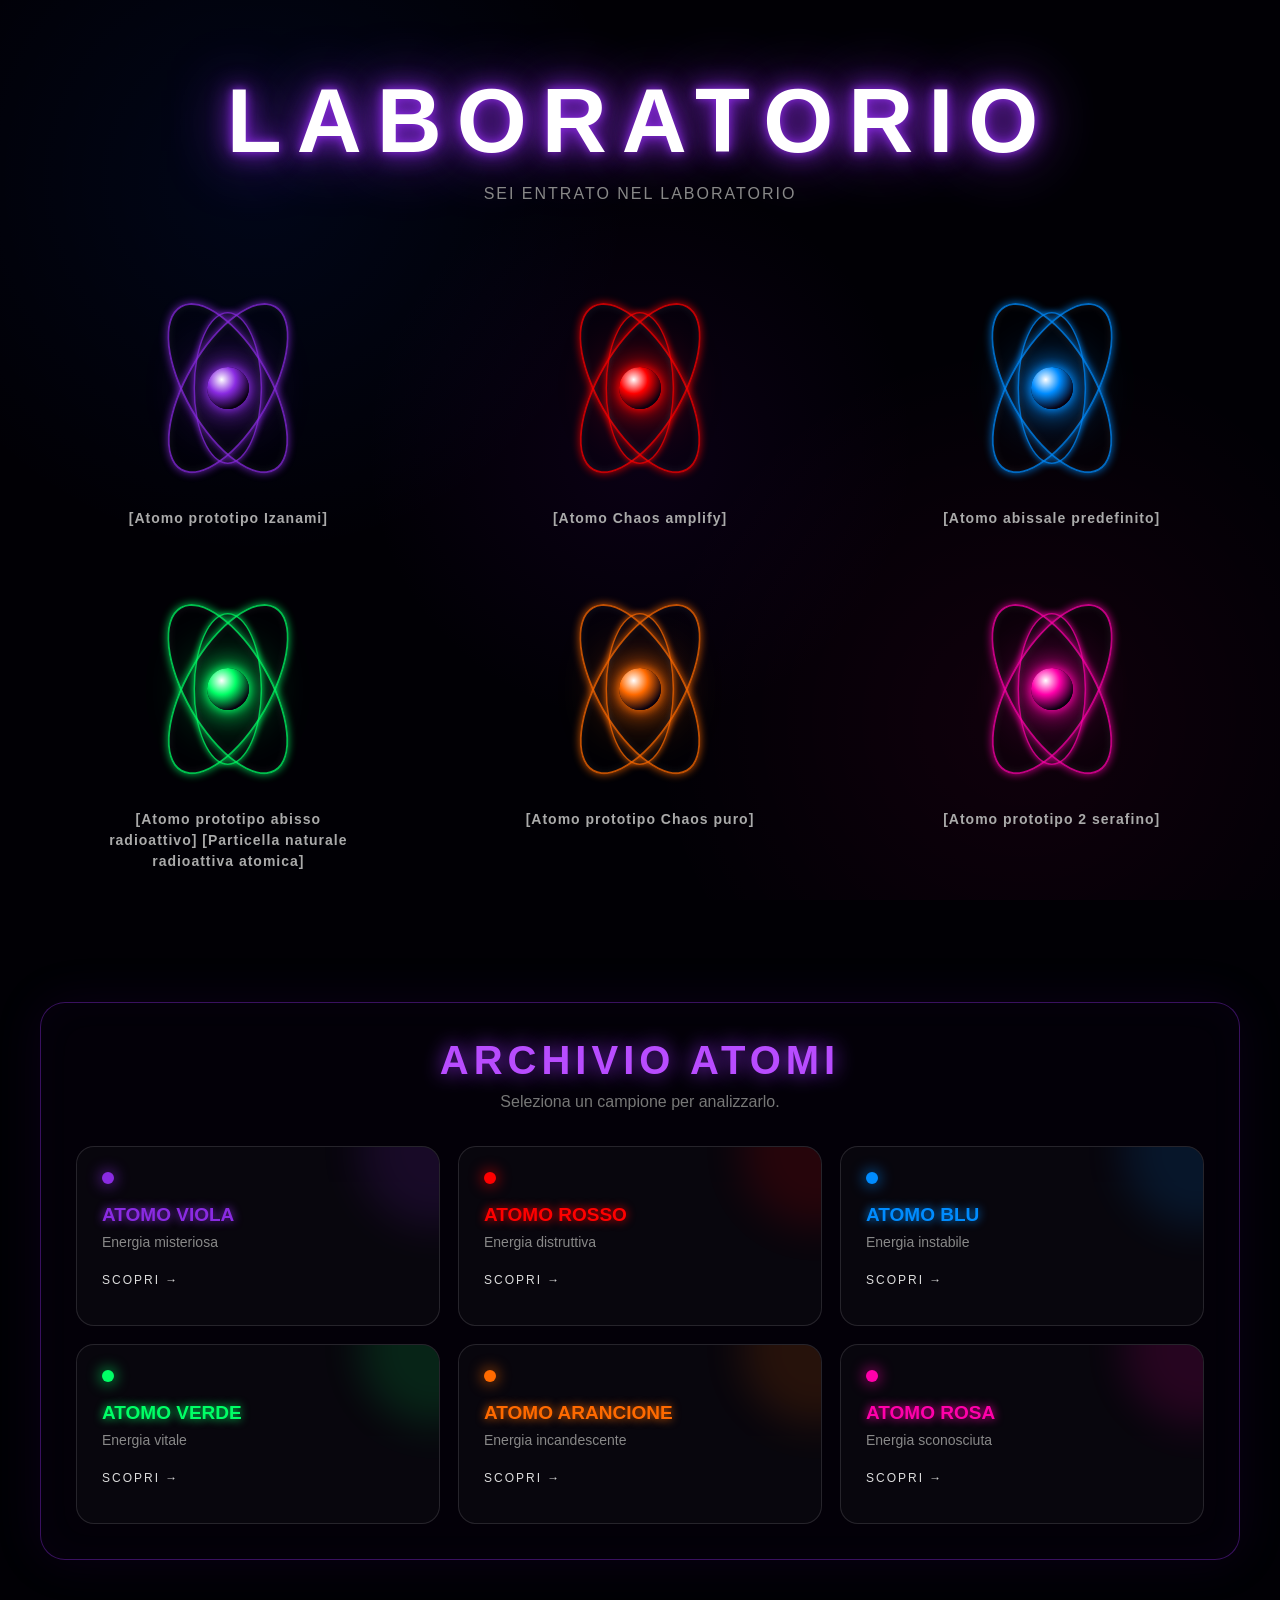
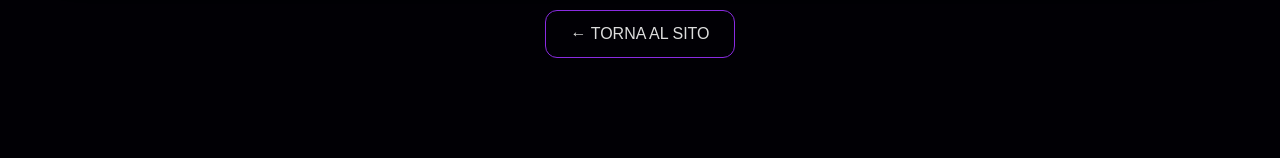
<file: laboratorio.html>
<!DOCTYPE html>
<html lang="it">

<head>

<meta charset="UTF-8">

<meta name="viewport"
content="width=device-width, initial-scale=1.0, maximum-scale=1.0, user-scalable=no">

<title>Laboratorio - Silent Scream</title>

<style>

/* =========================================================
   RESET
========================================================= */

*{
    margin:0;
    padding:0;
    box-sizing:border-box;
    -webkit-tap-highlight-color:transparent;
}

html{
    scroll-behavior:smooth;
}

body{

    min-height:100vh;

    background:#010005;

    color:white;

    font-family:
        Arial,
        Helvetica,
        sans-serif;

    overflow-x:hidden;
}


/* =========================================================
   SFONDO SPAZIALE
========================================================= */

.sfondo{

    position:fixed;

    inset:0;

    z-index:-10;

    overflow:hidden;

    background:

        radial-gradient(
            circle at 50% 50%,
            rgba(80,0,130,.12),
            transparent 35%
        ),

        radial-gradient(
            circle at 20% 20%,
            rgba(0,80,255,.08),
            transparent 30%
        ),

        radial-gradient(
            circle at 80% 80%,
            rgba(255,0,120,.06),
            transparent 30%
        ),

        #010005;
}


/* =========================================================
   STELLE
========================================================= */

.stella{

    position:fixed;

    top:-20px;

    width:2px;
    height:2px;

    border-radius:50%;

    background:white;

    box-shadow:
        0 0 5px white,
        0 0 10px rgba(255,255,255,.8);

    pointer-events:none;

    z-index:-5;

    animation:
        cadutaStella linear forwards;
}


@keyframes cadutaStella{

    0%{

        transform:
            translate3d(0,-20px,0)
            rotate(0deg);

        opacity:0;

    }

    10%{
        opacity:1;
    }

    90%{
        opacity:.8;
    }

    100%{

        transform:
            translate3d(var(--movimento),110vh,0)
            rotate(180deg);

        opacity:0;
    }
}


/* =========================================================
   BUCHI NERI
========================================================= */

.buco-nero{

    position:fixed;

    width:var(--dimensione);
    height:var(--dimensione);

    border-radius:50%;

    pointer-events:none;

    z-index:-4;

    transform:scale(.2);

    animation:
        apparizioneBuco 1s ease-out forwards,
        dissolvenzaBuco 7s ease-in forwards;

    filter:
        drop-shadow(
            0 0 20px rgba(120,0,255,.7)
        );
}


.buco-nero::before{

    content:"";

    position:absolute;

    inset:-35%;

    border-radius:50%;

    background:

        conic-gradient(
            from 0deg,
            transparent,
            #7d00ff,
            #00aaff,
            #ff00aa,
            #7d00ff,
            transparent
        );

    filter:
        blur(8px);

    animation:
        rotazioneBuco 2s linear infinite;
}


.buco-nero::after{

    content:"";

    position:absolute;

    inset:12%;

    border-radius:50%;

    background:

        radial-gradient(
            circle,
            #000 0 42%,
            #030006 55%,
            #15002b 70%,
            transparent 72%
        );

    box-shadow:
        inset 0 0 25px #000,
        0 0 25px rgba(90,0,255,.8);
}


@keyframes apparizioneBuco{

    0%{
        transform:scale(.1);
        opacity:0;
    }

    100%{
        transform:scale(1);
        opacity:1;
    }
}


@keyframes dissolvenzaBuco{

    0%{
        opacity:1;
    }

    65%{
        opacity:1;
    }

    100%{
        opacity:0;
    }
}


@keyframes rotazioneBuco{

    from{
        transform:rotate(0deg);
    }

    to{
        transform:rotate(360deg);
    }
}


/* =========================================================
   LABORATORIO
========================================================= */

.laboratorio{

    width:min(1200px,94%);

    margin:auto;

    padding:
        70px 0
        100px;

    position:relative;
}


/* =========================================================
   TITOLO
========================================================= */

.laboratorio > h1{

    text-align:center;

    font-size:
        clamp(42px,8vw,90px);

    letter-spacing:
        clamp(5px,2vw,15px);

    color:#fff;

    text-shadow:

        0 0 10px #8a2be2,
        0 0 25px #8a2be2,
        0 0 60px #8a2be2;

    animation:
        titoloPulse 3s ease-in-out infinite;
}


@keyframes titoloPulse{

    0%,100%{
        text-shadow:
            0 0 10px #8a2be2,
            0 0 25px #8a2be2,
            0 0 45px #8a2be2;
    }

    50%{
        text-shadow:
            0 0 20px #8a2be2,
            0 0 50px #8a2be2,
            0 0 100px #8a2be2;
    }
}


.sottotitolo{

    text-align:center;

    margin-top:12px;

    color:#888;

    font-size:16px;

    letter-spacing:2px;
}


/* =========================================================
   ATOMI
========================================================= */

.atomi-laboratorio{

    display:grid;

    grid-template-columns:
        repeat(3,1fr);

    gap:65px 35px;

    margin-top:90px;
}


.atomo-elemento{

    display:flex;

    flex-direction:column;

    align-items:center;

    min-width:0;

    animation:
        entrataAtomo .8s ease both;
}


.atomo-elemento:nth-child(2){
    animation-delay:.1s;
}

.atomo-elemento:nth-child(3){
    animation-delay:.2s;
}

.atomo-elemento:nth-child(4){
    animation-delay:.3s;
}

.atomo-elemento:nth-child(5){
    animation-delay:.4s;
}

.atomo-elemento:nth-child(6){
    animation-delay:.5s;
}


@keyframes entrataAtomo{

    from{
        opacity:0;
        transform:translateY(30px);
    }

    to{
        opacity:1;
        transform:translateY(0);
    }
}


/* =========================================================
   ATOMO GRAFICO
========================================================= */

.atomo-lab{

    position:relative;

    width:190px;
    height:190px;

    transition:
        transform .35s ease,
        filter .35s ease;

    animation:
        galleggiamento 4s ease-in-out infinite;
}


.atomo-elemento:nth-child(2)
.atomo-lab{
    animation-delay:-1s;
}

.atomo-elemento:nth-child(3)
.atomo-lab{
    animation-delay:-2s;
}

.atomo-elemento:nth-child(4)
.atomo-lab{
    animation-delay:-3s;
}

.atomo-elemento:nth-child(5)
.atomo-lab{
    animation-delay:-1.5s;
}

.atomo-elemento:nth-child(6)
.atomo-lab{
    animation-delay:-2.5s;
}


@keyframes galleggiamento{

    0%,100%{
        transform:
            translateY(0)
            rotate(0deg);
    }

    25%{
        transform:
            translateY(-12px)
            rotate(2deg);
    }

    50%{
        transform:
            translateY(0)
            rotate(-2deg);
    }

    75%{
        transform:
            translateY(10px)
            rotate(2deg);
    }
}


/* =========================================================
   NUCLEO
========================================================= */

.nucleo{

    position:absolute;

    width:42px;
    height:42px;

    top:50%;
    left:50%;

    transform:
        translate(-50%,-50%);

    border-radius:50%;

    background:
        radial-gradient(
            circle at 35% 30%,
            white,
            var(--atomo-colore,#8a2be2) 35%,
            #08000f 75%
        );

    box-shadow:

        0 0 10px
            var(--atomo-colore,#8a2be2),

        0 0 25px
            var(--atomo-colore,#8a2be2),

        0 0 55px
            var(--atomo-colore,#8a2be2);

    animation:
        nucleoPulse 1.1s ease-in-out infinite;
}


@keyframes nucleoPulse{

    0%,100%{
        transform:
            translate(-50%,-50%)
            scale(.9);
    }

    50%{
        transform:
            translate(-50%,-50%)
            scale(1.15);
    }
}


/* =========================================================
   ORBITE
========================================================= */

.orbita{

    position:absolute;

    left:50%;
    top:50%;

    width:100%;
    height:45%;

    transform:
        translate(-50%,-50%);

    border:

        2px solid
        var(--atomo-colore,#8a2be2);

    border-radius:50%;

    opacity:.75;

    box-shadow:

        0 0 8px
        var(--atomo-colore,#8a2be2),

        inset 0 0 8px
        rgba(255,255,255,.1);
}


.orbita:nth-child(2){

    transform:
        translate(-50%,-50%)
        rotate(60deg);

    animation:
        orbitaA 3.5s linear infinite;
}


.orbita:nth-child(3){

    transform:
        translate(-50%,-50%)
        rotate(-60deg);

    animation:
        orbitaB 4.5s linear infinite;
}


.orbita:nth-child(4){

    transform:
        translate(-50%,-50%)
        rotate(90deg)
        scale(.8);

    animation:
        orbitaC 2.8s linear infinite;
}


@keyframes orbitaA{

    from{
        transform:
            translate(-50%,-50%)
            rotate(60deg);
    }

    to{
        transform:
            translate(-50%,-50%)
            rotate(420deg);
    }
}


@keyframes orbitaB{

    from{
        transform:
            translate(-50%,-50%)
            rotate(-60deg);
    }

    to{
        transform:
            translate(-50%,-50%)
            rotate(-420deg);
    }
}


@keyframes orbitaC{

    from{
        transform:
            translate(-50%,-50%)
            rotate(90deg)
            scale(.8);
    }

    to{
        transform:
            translate(-50%,-50%)
            rotate(450deg)
            scale(.8);
    }
}


/* =========================================================
   COLORI ATOMI
========================================================= */

.atomo-1{
    --atomo-colore:#8a2be2;
}

.atomo-2{
    --atomo-colore:#ff0000;
}

.atomo-3{
    --atomo-colore:#008cff;
}

.atomo-4{
    --atomo-colore:#00ff66;
}

.atomo-5{
    --atomo-colore:#ff6a00;
}

.atomo-6{
    --atomo-colore:#ff00aa;
}


.nome-atomo{

    margin-top:25px;

    text-align:center;

    max-width:250px;

    color:#aaa;

    font-size:14px;

    line-height:1.5;

    letter-spacing:1px;
}


/* =========================================================
   ARCHIVIO
========================================================= */

.archivio-atomi{

    margin-top:130px;

    padding:35px;

    border:

        1px solid
        rgba(138,43,226,.4);

    border-radius:25px;

    background:
        rgba(5,0,12,.65);

    backdrop-filter:
        blur(15px);

    box-shadow:

        0 0 50px
        rgba(90,0,150,.12),

        inset 0 0 40px
        rgba(138,43,226,.03);
}


.archivio-atomi > h2{

    text-align:center;

    color:#b84cff;

    font-size:
        clamp(25px,5vw,40px);

    letter-spacing:5px;

    text-shadow:
        0 0 20px #8a2be2;
}


.archivio-sottotitolo{

    text-align:center;

    color:#777;

    margin-top:10px;

    margin-bottom:35px;
}


/* =========================================================
   CARD
========================================================= */

.card-atomi{

    display:grid;

    grid-template-columns:
        repeat(3,1fr);

    gap:18px;
}


.card-atomo{

    min-height:180px;

    padding:25px;

    border-radius:18px;

    border:
        1px solid
        rgba(255,255,255,.12);

    background:
        rgba(255,255,255,.025);

    cursor:pointer;

    transition:
        transform .25s ease,
        box-shadow .25s ease,
        border-color .25s ease;

    position:relative;

    overflow:hidden;
}


.card-atomo::before{

    content:"";

    position:absolute;

    width:150px;
    height:150px;

    right:-70px;
    top:-70px;

    border-radius:50%;

    background:
        var(--card-colore);

    opacity:.12;

    filter:blur(20px);
}


.card-atomo:hover{

    transform:
        translateY(-7px)
        scale(1.02);

    border-color:
        var(--card-colore);

    box-shadow:
        0 0 30px
        color-mix(
            in srgb,
            var(--card-colore) 30%,
            transparent
        );
}


.card-atomo:active{

    transform:
        scale(.96);
}


.card-punto{

    width:12px;
    height:12px;

    border-radius:50%;

    background:
        var(--card-colore);

    box-shadow:
        0 0 15px
        var(--card-colore);

    margin-bottom:20px;
}


.card-atomo h3{

    font-size:19px;

    margin-bottom:8px;

    color:
        var(--card-colore);

    text-shadow:
        0 0 10px
        var(--card-colore);
}


.card-atomo p{

    color:#888;

    font-size:14px;

    margin-bottom:20px;
}


.card-atomo span{

    color:#ddd;

    font-size:12px;

    letter-spacing:2px;
}


.card-viola{
    --card-colore:#8a2be2;
}

.card-rosso{
    --card-colore:#ff0000;
}

.card-blu{
    --card-colore:#008cff;
}

.card-verde{
    --card-colore:#00ff66;
}

.card-arancione{
    --card-colore:#ff6a00;
}

.card-rosa{
    --card-colore:#ff00aa;
}


/* =========================================================
   DETTAGLI
========================================================= */

.dettagli-atomo{

    display:none;

    margin-top:30px;

    position:relative;

    padding:35px;

    border:

        1px solid
        var(--dettaglio-colore,#8a2be2);

    border-radius:22px;

    background:
        rgba(0,0,0,.72);

    box-shadow:

        0 0 45px
        color-mix(
            in srgb,
            var(--dettaglio-colore,#8a2be2)
            25%,
            transparent
        );

    animation:
        aperturaDettagli .45s ease;
}


.dettagli-atomo.aperto{

    display:block;
}


@keyframes aperturaDettagli{

    from{
        opacity:0;
        transform:
            translateY(30px)
            scale(.97);
    }

    to{
        opacity:1;
        transform:
            translateY(0)
            scale(1);
    }
}


.chiudi-dettagli{

    position:absolute;

    top:18px;
    right:18px;

    width:42px;
    height:42px;

    border-radius:50%;

    border:
        1px solid
        rgba(255,255,255,.2);

    background:
        rgba(255,255,255,.05);

    color:white;

    font-size:20px;

    cursor:pointer;

    transition:.2s;
}


.chiudi-dettagli:hover{

    background:#ff0033;

    transform:
        rotate(90deg);
}


.dettagli-contenuto{

    max-width:900px;

    margin:auto;

    padding-top:10px;
}


.dettagli-punto{

    width:20px;
    height:20px;

    border-radius:50%;

    background:
        var(--dettaglio-colore);

    box-shadow:
        0 0 25px
        var(--dettaglio-colore);

    margin-bottom:20px;
}


#dettagli-titolo{

    color:
        var(--dettaglio-colore);

    font-size:
        clamp(25px,5vw,42px);

    text-shadow:
        0 0 15px
        var(--dettaglio-colore);
}


#dettagli-descrizione{

    color:#999;

    line-height:1.7;

    margin-top:10px;
}


/* =========================================================
   SCANNER
========================================================= */

.scanner-atomo{

    margin-top:30px;

    padding:20px;

    border-radius:15px;

    background:#020204;

    border:
        1px solid
        rgba(255,255,255,.1);
}


.scanner-testo{

    font-family:monospace;

    color:
        var(--dettaglio-colore);

    margin-bottom:14px;

    font-size:13px;

    letter-spacing:1px;
}


.scanner-linea{

    height:10px;

    width:100%;

    border-radius:20px;

    overflow:hidden;

    background:
        rgba(255,255,255,.08);
}


#scanner-progresso{

    width:0%;

    height:100%;

    border-radius:20px;

    background:
        var(--dettaglio-colore);

    box-shadow:
        0 0 15px
        var(--dettaglio-colore);

    transition:
        width .08s linear;
}


#scanner-percentuale{

    text-align:right;

    margin-top:8px;

    color:#777;

    font-family:monospace;
}


/* =========================================================
   STATISTICHE
========================================================= */

.statistiche-atomo{

    display:grid;

    gap:20px;

    margin-top:30px;
}


.statistica{

    padding:15px;

    border-radius:12px;

    background:
        rgba(255,255,255,.025);
}


.statistica-header{

    display:flex;

    justify-content:space-between;

    gap:15px;

    margin-bottom:10px;

    color:#999;

    font-size:13px;
}


.statistica-header strong{

    color:
        var(--dettaglio-colore);
}


.barra{

    height:8px;

    border-radius:20px;

    background:
        rgba(255,255,255,.08);

    overflow:hidden;
}


.barra div{

    height:100%;

    width:0%;

    background:
        var(--dettaglio-colore);

    box-shadow:
        0 0 12px
        var(--dettaglio-colore);

    transition:
        width .5s ease;
}


/* =========================================================
   DATI TECNICI
========================================================= */

.dettagli-info{

    display:grid;

    grid-template-columns:
        repeat(3,1fr);

    gap:15px;

    margin-top:25px;
}


.dettagli-info > div{

    padding:18px;

    border-radius:12px;

    background:
        rgba(255,255,255,.025);

    border:
        1px solid
        rgba(255,255,255,.08);
}


.dettagli-info span{

    display:block;

    color:#666;

    font-size:11px;

    letter-spacing:2px;

    margin-bottom:8px;
}


.dettagli-info strong{

    color:#ddd;

    font-size:14px;
}


/* =========================================================
   BOTTONE ANALISI
========================================================= */

.analizza-btn{

    width:100%;

    margin-top:25px;

    padding:17px;

    border:

        1px solid
        var(--dettaglio-colore);

    border-radius:12px;

    background:
        rgba(0,0,0,.5);

    color:white;

    font-size:15px;

    font-weight:bold;

    letter-spacing:1px;

    cursor:pointer;

    transition:.25s;
}


.analizza-btn:hover{

    background:
        var(--dettaglio-colore);

    box-shadow:
        0 0 25px
        var(--dettaglio-colore);

    transform:
        translateY(-2px);
}


.analizza-btn:active{

    transform:
        scale(.97);
}


/* =========================================================
   ESPERIMENTO
========================================================= */

.esperimento{

    display:none;

    margin-top:30px;

    padding:25px;

    border:

        1px solid
        var(--dettaglio-colore);

    border-radius:18px;

    background:
        rgba(0,0,0,.4);

    animation:
        comparsaEsperimento .5s ease;
}


.esperimento.attivo{

    display:block;
}


@keyframes comparsaEsperimento{

    from{
        opacity:0;
        transform:
            translateY(20px);
    }

    to{
        opacity:1;
        transform:
            translateY(0);
    }
}


.esperimento h3{

    color:
        var(--dettaglio-colore);

    font-size:22px;

    margin-bottom:8px;
}


.esperimento-sottotitolo{

    color:#777;

    font-size:14px;

    line-height:1.6;
}


/* =========================================================
   CONTROLLI
========================================================= */

.controlli-esperimento{

    display:grid;

    grid-template-columns:
        repeat(2,1fr);

    gap:12px;

    margin-top:25px;
}


.controllo-esperimento button{

    width:100%;

    min-height:52px;

    padding:13px;

    border:
        1px solid
        rgba(255,255,255,.15);

    border-radius:10px;

    background:
        rgba(255,255,255,.025);

    color:white;

    cursor:pointer;

    font-weight:bold;

    transition:.2s;
}


.controllo-esperimento button:hover{

    background:
        var(--dettaglio-colore);

    border-color:
        var(--dettaglio-colore);

    box-shadow:
        0 0 20px
        var(--dettaglio-colore);
}


.controllo-esperimento button:active{

    transform:
        scale(.95);
}


/* =========================================================
   VALORI LIVE
========================================================= */

.valori-esperimento{

    display:grid;

    grid-template-columns:
        repeat(3,1fr);

    gap:12px;

    margin-top:25px;
}


.valore-esperimento{

    padding:18px;

    text-align:center;

    border-radius:12px;

    background:
        rgba(255,255,255,.025);

    border:
        1px solid
        rgba(255,255,255,.08);
}


.valore-esperimento span{

    display:block;

    color:#666;

    font-size:10px;

    letter-spacing:1px;

    margin-bottom:8px;
}


.valore-esperimento strong{

    color:
        var(--dettaglio-colore);

    font-size:25px;

    text-shadow:
        0 0 10px
        var(--dettaglio-colore);
}


.barra-esperimento{

    height:7px;

    margin-top:10px;

    background:
        rgba(255,255,255,.08);

    border-radius:20px;

    overflow:hidden;
}


.barra-esperimento div{

    height:100%;

    width:0%;

    background:
        var(--dettaglio-colore);

    box-shadow:
        0 0 12px
        var(--dettaglio-colore);

    transition:.3s;
}


/* =========================================================
   CONSOLE
========================================================= */

.console-esperimento{

    margin-top:20px;

    min-height:60px;

    padding:18px;

    background:#020202;

    border-radius:10px;

    border:
        1px solid
        rgba(255,255,255,.1);

    font-family:
        monospace;

    font-size:13px;

    line-height:1.6;
}


.verde{
    color:#00ff66;
}

.rosso{
    color:#ff3333;
}

.giallo{
    color:#ffd000;
}


/* =========================================================
   ALLARME
========================================================= */

.esperimento-pericoloso{

    animation:
        allarme 0.3s infinite alternate;
}


@keyframes allarme{

    from{
        box-shadow:
            0 0 10px
            rgba(255,0,0,.1);
    }

    to{
        box-shadow:
            0 0 45px
            rgba(255,0,0,.7);
    }
}


.nucleo-sovraccarico{

    animation:
        sovraccarico .12s infinite alternate
        !important;

    filter:
        brightness(2.5)
        drop-shadow(
            0 0 40px
            var(--atomo-colore)
        );
}


@keyframes sovraccarico{

    from{
        transform:
            scale(1);
    }

    to{
        transform:
            scale(1.3);
    }
}


/* =========================================================
   TORNA INDIETRO
========================================================= */

.torna-indietro{

    display:block;

    width:max-content;

    margin:
        50px auto 0;

    padding:
        14px 24px;

    border:
        1px solid
        #8a2be2;

    border-radius:12px;

    color:#ddd;

    text-decoration:none;

    transition:.25s;
}


.torna-indietro:hover{

    color:white;

    background:#8a2be2;

    box-shadow:
        0 0 25px
        #8a2be2;
}


/* =========================================================
   MOBILE
========================================================= */

@media(max-width:700px){

    .laboratorio{

        width:92%;

        padding-top:45px;

        padding-bottom:70px;
    }


    .atomi-laboratorio{

        grid-template-columns:
            repeat(2,1fr);

        gap:55px 15px;

        margin-top:60px;
    }


    .atomo-lab{

        width:135px;

        height:135px;
    }


    .nucleo{

        width:32px;
        height:32px;
    }


    .nome-atomo{

        font-size:11px;

        max-width:145px;
    }


    .archivio-atomi{

        margin-top:90px;

        padding:20px 14px;

        border-radius:18px;
    }


    .card-atomi{

        grid-template-columns:1fr;

        gap:12px;
    }


    .card-atomo{

        min-height:145px;

        padding:20px;
    }


    .dettagli-atomo{

        padding:25px 15px;

        border-radius:18px;
    }


    .dettagli-info{

        grid-template-columns:1fr;

    }


    .controlli-esperimento{

        grid-template-columns:1fr;
    }


    .valori-esperimento{

        grid-template-columns:1fr;
    }


    .valore-esperimento{

        padding:15px;
    }


    .analizza-btn{

        min-height:55px;

        font-size:14px;
    }


    .chiudi-dettagli{

        width:38px;
        height:38px;

        top:12px;
        right:12px;
    }

}


@media(max-width:380px){

    .atomo-lab{

        width:115px;

        height:115px;
    }


    .nome-atomo{

        font-size:10px;

        max-width:125px;
    }


    .laboratorio > h1{

        font-size:38px;

        letter-spacing:4px;
    }

}


/* =========================================================
   RIDUZIONE ANIMAZIONI SE RICHIESTA DAL SISTEMA
========================================================= */

@media(prefers-reduced-motion:reduce){

    *,
    *::before,
    *::after{

        animation-duration:.01ms !important;

        animation-iteration-count:1 !important;

        scroll-behavior:auto !important;
    }

}

</style>

</head>


<body>


<!-- =======================================================
     SFONDO
======================================================= -->

<div class="sfondo"></div>


<main class="laboratorio">


<h1>LABORATORIO</h1>

<p class="sottotitolo">
SEI ENTRATO NEL LABORATORIO
</p>


<!-- =======================================================
     ATOMI
======================================================= -->

<div class="atomi-laboratorio">


<div class="atomo-elemento">

<div class="atomo-lab atomo-1">

<div class="nucleo"></div>

<div class="orbita"></div>
<div class="orbita"></div>
<div class="orbita"></div>

</div>

<h3 class="nome-atomo">
[Atomo prototipo Izanami]
</h3>

</div>


<div class="atomo-elemento">

<div class="atomo-lab atomo-2">

<div class="nucleo"></div>

<div class="orbita"></div>
<div class="orbita"></div>
<div class="orbita"></div>

</div>

<h3 class="nome-atomo">
[Atomo Chaos amplify]
</h3>

</div>


<div class="atomo-elemento">

<div class="atomo-lab atomo-3">

<div class="nucleo"></div>

<div class="orbita"></div>
<div class="orbita"></div>
<div class="orbita"></div>

</div>

<h3 class="nome-atomo">
[Atomo abissale predefinito]
</h3>

</div>


<div class="atomo-elemento">

<div class="atomo-lab atomo-4">

<div class="nucleo"></div>

<div class="orbita"></div>
<div class="orbita"></div>
<div class="orbita"></div>

</div>

<h3 class="nome-atomo">
[Atomo prototipo abisso radioattivo]
[Particella naturale radioattiva atomica]
</h3>

</div>


<div class="atomo-elemento">

<div class="atomo-lab atomo-5">

<div class="nucleo"></div>

<div class="orbita"></div>
<div class="orbita"></div>
<div class="orbita"></div>

</div>

<h3 class="nome-atomo">
[Atomo prototipo Chaos puro]
</h3>

</div>


<div class="atomo-elemento">

<div class="atomo-lab atomo-6">

<div class="nucleo"></div>

<div class="orbita"></div>
<div class="orbita"></div>
<div class="orbita"></div>

</div>

<h3 class="nome-atomo">
[Atomo prototipo 2 serafino]
</h3>

</div>


</div>


<!-- =======================================================
     ARCHIVIO
======================================================= -->

<section class="archivio-atomi">

<h2>ARCHIVIO ATOMI</h2>

<p class="archivio-sottotitolo">
Seleziona un campione per analizzarlo.
</p>


<div class="card-atomi">


<div class="card-atomo card-viola"
onclick="mostraAtomo('viola')">

<div class="card-punto"></div>

<h3>ATOMO VIOLA</h3>

<p>Energia misteriosa</p>

<span>SCOPRI →</span>

</div>


<div class="card-atomo card-rosso"
onclick="mostraAtomo('rosso')">

<div class="card-punto"></div>

<h3>ATOMO ROSSO</h3>

<p>Energia distruttiva</p>

<span>SCOPRI →</span>

</div>


<div class="card-atomo card-blu"
onclick="mostraAtomo('blu')">

<div class="card-punto"></div>

<h3>ATOMO BLU</h3>

<p>Energia instabile</p>

<span>SCOPRI →</span>

</div>


<div class="card-atomo card-verde"
onclick="mostraAtomo('verde')">

<div class="card-punto"></div>

<h3>ATOMO VERDE</h3>

<p>Energia vitale</p>

<span>SCOPRI →</span>

</div>


<div class="card-atomo card-arancione"
onclick="mostraAtomo('arancione')">

<div class="card-punto"></div>

<h3>ATOMO ARANCIONE</h3>

<p>Energia incandescente</p>

<span>SCOPRI →</span>

</div>


<div class="card-atomo card-rosa"
onclick="mostraAtomo('rosa')">

<div class="card-punto"></div>

<h3>ATOMO ROSA</h3>

<p>Energia sconosciuta</p>

<span>SCOPRI →</span>

</div>


</div>


<!-- =======================================================
     DETTAGLI
======================================================= -->

<div id="dettagli-atomo"
class="dettagli-atomo">


<button
class="chiudi-dettagli"
onclick="chiudiAtomo()">

✕

</button>


<div class="dettagli-contenuto">


<div id="dettagli-punto"
class="dettagli-punto">
</div>


<h2 id="dettagli-titolo">
ATOMO
</h2>


<p id="dettagli-descrizione">
Seleziona un atomo per iniziare l'analisi.
</p>


<!-- SCANNER -->

<div class="scanner-atomo">

<div
class="scanner-testo">

SCANNER PRONTO

</div>


<div class="scanner-linea">

<div id="scanner-progresso"></div>

</div>


<div id="scanner-percentuale">
0%
</div>

</div>


<!-- STATISTICHE -->

<div class="statistiche-atomo">


<div class="statistica">

<div class="statistica-header">

<span>ENERGIA</span>

<strong id="energia-valore">
0%
</strong>

</div>

<div class="barra">

<div id="energia-barra"></div>

</div>

</div>


<div class="statistica">

<div class="statistica-header">

<span>STABILITÀ</span>

<strong id="stabilita-valore">
0%
</strong>

</div>

<div class="barra">

<div id="stabilita-barra"></div>

</div>

</div>


<div class="statistica">

<div class="statistica-header">

<span>PERICOLOSITÀ</span>

<strong id="pericolo-valore">
---
</strong>

</div>

<div class="barra">

<div id="pericolo-barra"></div>

</div>

</div>


</div>


<!-- DATI -->

<div class="dettagli-info">


<div>

<span>TIPO</span>

<strong id="dettagli-tipo">
---
</strong>

</div>


<div>

<span>FREQUENZA</span>

<strong id="dettagli-frequenza">
---
</strong>

</div>


<div>

<span>MASSA</span>

<strong id="dettagli-massa">
---
</strong>

</div>


</div>


<button
class="analizza-btn"
onclick="avviaAnalisi()">

🔬 AVVIA ANALISI

</button>


<!-- =====================================================
     ESPERIMENTO
===================================================== -->

<div id="esperimento"
class="esperimento">


<h3>
🧪 MODULO ESPERIMENTALE
</h3>


<p class="esperimento-sottotitolo">

Manipola il campione e osserva la sua
reazione in tempo reale.

</p>


<div class="controlli-esperimento">


<div class="controllo-esperimento">

<button onclick="modificaEnergia(10)">
⚡ +10 ENERGIA
</button>

</div>


<div class="controllo-esperimento">

<button onclick="modificaEnergia(-10)">
🔻 -10 ENERGIA
</button>

</div>


<div class="controllo-esperimento">

<button onclick="stabilizzaAtomo()">
🧲 STABILIZZA
</button>

</div>


<div class="controllo-esperimento">

<button onclick="testReazione()">
☢️ TEST REAZIONE
</button>

</div>


<div class="controllo-esperimento">

<button onclick="sovraccaricaAtomo()">
💥 SOVRACCARICO
</button>

</div>


<div class="controllo-esperimento">

<button onclick="resetEsperimento()">
🔄 RESET
</button>

</div>


</div>


<!-- LIVE -->

<div class="valori-esperimento">


<div class="valore-esperimento">

<span>ENERGIA LIVE</span>

<strong id="energia-live">
0%
</strong>

<div class="barra-esperimento">

<div id="energia-live-barra"></div>

</div>

</div>


<div class="valore-esperimento">

<span>STABILITÀ LIVE</span>

<strong id="stabilita-live">
0%
</strong>

<div class="barra-esperimento">

<div id="stabilita-live-barra"></div>

</div>

</div>


<div class="valore-esperimento">

<span>RISCHIO</span>

<strong id="rischio-live">
0%
</strong>

<div class="barra-esperimento">

<div id="rischio-live-barra"></div>

</div>

</div>


</div>


<div
id="console-esperimento"
class="console-esperimento">

<span class="verde">
&gt; SISTEMA SPERIMENTALE PRONTO...
</span>

</div>


</div>


</div>

</div>


</section>


<a
href="index.html"
class="torna-indietro">

← TORNA AL SITO

</a>


</main>


<script>

/* =========================================================
   DATI ATOMI
========================================================= */

const datiAtomi = {

    viola:{
        titolo:"ATOMO VIOLA",
        colore:"#8a2be2",
        descrizione:
        "Atomo prototipo Izanami. Un campione misterioso con una struttura energetica estremamente particolare.",
        tipo:"IZANAMI",
        energia:84,
        stabilita:72,
        pericolo:"MEDIO",
        pericoloValore:55,
        frequenza:"783 Hz",
        massa:"0.00043"
    },

    rosso:{
        titolo:"ATOMO ROSSO",
        colore:"#ff0000",
        descrizione:
        "Atomo Chaos amplify. La sua energia aumenta rapidamente quando viene sottoposto a pressione.",
        tipo:"CHAOS AMPLIFY",
        energia:96,
        stabilita:31,
        pericolo:"ESTREMO",
        pericoloValore:98,
        frequenza:"1240 Hz",
        massa:"0.00091"
    },

    blu:{
        titolo:"ATOMO BLU",
        colore:"#008cff",
        descrizione:
        "Atomo abissale predefinito. La sua struttura presenta particelle in continuo movimento.",
        tipo:"ABISSALE",
        energia:76,
        stabilita:46,
        pericolo:"ALTO",
        pericoloValore:78,
        frequenza:"921 Hz",
        massa:"0.00058"
    },

    verde:{
        titolo:"ATOMO VERDE",
        colore:"#00ff66",
        descrizione:
        "Atomo prototipo abisso radioattivo. Contiene una particella naturale radioattiva atomica.",
        tipo:"RADIOATTIVO",
        energia:61,
        stabilita:94,
        pericolo:"BASSO",
        pericoloValore:25,
        frequenza:"432 Hz",
        massa:"0.00037"
    },

    arancione:{
        titolo:"ATOMO ARANCIONE",
        colore:"#ff6a00",
        descrizione:
        "Atomo prototipo Chaos puro. Una concentrazione energetica estremamente elevata.",
        tipo:"CHAOS PURO",
        energia:91,
        stabilita:54,
        pericolo:"ALTO",
        pericoloValore:82,
        frequenza:"1108 Hz",
        massa:"0.00076"
    },

    rosa:{
        titolo:"ATOMO ROSA",
        colore:"#ff00aa",
        descrizione:
        "Atomo prototipo 2 serafino. Il campione più enigmatico attualmente presente nel laboratorio.",
        tipo:"SERAFINO",
        energia:100,
        stabilita:17,
        pericolo:"???",
        pericoloValore:100,
        frequenza:"??? Hz",
        massa:"0.00102"
    }

};


/* =========================================================
   VARIABILI
========================================================= */

let atomoSelezionato=null;

let analisiInCorso=false;

let timerAnalisi=null;

let energiaEsperimento=0;

let stabilitaEsperimento=0;

let rischioEsperimento=0;


/* =========================================================
   STELLE
========================================================= */

function creaStella(){

    const stella=
        document.createElement("div");

    stella.className="stella";


    const dimensione=
        Math.random()*3+1;

    const durata=
        Math.random()*5+4;

    const posizione=
        Math.random()*100;

    const movimento=
        (Math.random()*160-80)+"px";


    stella.style.width=
        dimensione+"px";

    stella.style.height=
        dimensione+"px";

    stella.style.left=
        posizione+"%";

    stella.style.setProperty(
        "--movimento",
        movimento
    );

    stella.style.animationDuration=
        durata+"s";


    document.body.appendChild(stella);


    setTimeout(()=>{

        stella.remove();

    },durata*1000+500);

}


/* stelle iniziali */

for(let i=0;i<35;i++){

    setTimeout(
        creaStella,
        Math.random()*5000
    );

}


/* stelle continue */

setInterval(
    creaStella,
    180
);


/* =========================================================
   BUCHI NERI CASUALI
========================================================= */

function creaBucoNero(){

    const buco=
        document.createElement("div");

    buco.className=
        "buco-nero";


    /* 65% piccoli
       35% medi */

    const dimensione=
        Math.random()<.65
        ?
        Math.random()*70+50
        :
        Math.random()*100+100;


    buco.style.setProperty(
        "--dimensione",
        dimensione+"px"
    );


    buco.style.left=
        Math.random()*92+"%";


    buco.style.top=
        Math.random()*85+"%";


    document.body.appendChild(buco);


    setTimeout(()=>{

        buco.remove();

    },8000);

}


/* non troppo frequenti */

setInterval(()=>{

    if(Math.random()<.38){

        creaBucoNero();

    }

},4500);


/* =========================================================
   MOSTRA ATOMO
========================================================= */

function mostraAtomo(nome){

    const atomo=
        datiAtomi[nome];

    if(!atomo){

        return;
    }


    atomoSelezionato=
        nome;


    const dettagli=
        document.getElementById(
            "dettagli-atomo"
        );


    dettagli.style.setProperty(
        "--dettaglio-colore",
        atomo.colore
    );


    document.getElementById(
        "dettagli-punto"
    ).style.background=
        atomo.colore;


    document.getElementById(
        "dettagli-punto"
    ).style.boxShadow=
        "0 0 25px "+atomo.colore;


    document.getElementById(
        "dettagli-titolo"
    ).textContent=
        atomo.titolo;


    document.getElementById(
        "dettagli-descrizione"
    ).textContent=
        atomo.descrizione;


    document.getElementById(
        "dettagli-tipo"
    ).textContent=
        atomo.tipo;


    document.getElementById(
        "dettagli-frequenza"
    ).textContent=
        atomo.frequenza;


    document.getElementById(
        "dettagli-massa"
    ).textContent=
        atomo.massa;


    document.getElementById(
        "energia-valore"
    ).textContent=
        atomo.energia+"%";


    document.getElementById(
        "stabilita-valore"
    ).textContent=
        atomo.stabilita+"%";


    document.getElementById(
        "pericolo-valore"
    ).textContent=
        atomo.pericolo;


    document.getElementById(
        "energia-barra"
    ).style.width=
        atomo.energia+"%";


    document.getElementById(
        "stabilita-barra"
    ).style.width=
        atomo.stabilita+"%";


    document.getElementById(
        "pericolo-barra"
    ).style.width=
        atomo.pericoloValore+"%";


    /* reset scanner */

    if(timerAnalisi){

        clearInterval(
            timerAnalisi
        );

        timerAnalisi=null;

    }


    analisiInCorso=false;


    document.getElementById(
        "scanner-progresso"
    ).style.width="0%";


    document.getElementById(
        "scanner-percentuale"
    ).textContent="0%";


    document.querySelector(
        ".scanner-testo"
    ).textContent=
        "SCANNER PRONTO";


    /* reset esperimento */

    energiaEsperimento=
        atomo.energia;

    stabilitaEsperimento=
        atomo.stabilita;

    rischioEsperimento=
        atomo.pericoloValore;


    aggiornaEsperimento();


    document.getElementById(
        "esperimento"
    ).classList.remove(
        "attivo"
    );


    dettagli.classList.add(
        "aperto"
    );


    setTimeout(()=>{

        dettagli.scrollIntoView({

            behavior:"smooth",

            block:"center"

        });

    },150);

}


/* =========================================================
   ANALISI
========================================================= */

function avviaAnalisi(){

    if(!atomoSelezionato){

        alert(
            "Seleziona prima un atomo!"
        );

        return;
    }


    if(analisiInCorso){

        return;
    }


    const atomo=
        datiAtomi[
            atomoSelezionato
        ];


    const barra=
        document.getElementById(
            "scanner-progresso"
        );


    const percentuale=
        document.getElementById(
            "scanner-percentuale"
        );


    const testo=
        document.querySelector(
            ".scanner-testo"
        );


    analisiInCorso=true;


    let valore=0;


    barra.style.width="0%";

    percentuale.textContent="0%";

    testo.textContent=
        "INIZIALIZZAZIONE SCANNER...";


    const indice=
        Object.keys(datiAtomi)
        .indexOf(atomoSelezionato)+1;


    const grafico=
        document.querySelector(
            ".atomo-"+indice
        );


    if(grafico){

        grafico.style.filter=
            "drop-shadow(0 0 30px "+
            atomo.colore+
            ")";

    }


    const messaggi=[

        [5,"CONNESSIONE AL LABORATORIO..."],

        [15,"RICERCA PARTICELLE..."],

        [30,"RILEVAMENTO NUCLEO..."],

        [45,"ANALISI STRUTTURA ATOMICA..."],

        [60,"MISURAZIONE ENERGIA..."],

        [72,"CALCOLO STABILITÀ..."],

        [84,"VERIFICA PERICOLOSITÀ..."],

        [93,"RICERCA ANOMALIE..."],

        [98,"FINALIZZAZIONE DATI..."]

    ];


    timerAnalisi=
        setInterval(()=>{

            valore++;


            barra.style.width=
                valore+"%";


            percentuale.textContent=
                valore+"%";


            for(
                let i=messaggi.length-1;
                i>=0;
                i--
            ){

                if(
                    valore>=messaggi[i][0]
                ){

                    testo.textContent=
                        messaggi[i][1];

                    break;

                }

            }


            if(
                valore===63 &&
                (
                    atomoSelezionato==="rosso" ||
                    atomoSelezionato==="rosa"
                )
            ){

                testo.textContent=
                    "⚠ ANOMALIA ENERGETICA RILEVATA";

            }


            if(
                valore===87 &&
                (
                    atomoSelezionato==="blu"
                )
            ){

                testo.textContent=
                    "⚠ PARTICELLA INSTABILE RILEVATA";

            }


            if(valore>=100){

                clearInterval(
                    timerAnalisi
                );

                timerAnalisi=null;

                analisiInCorso=false;


                testo.textContent=
                    "✓ ANALISI COMPLETATA";


                barra.style.width="100%";

                percentuale.textContent=
                    "100%";


                if(grafico){

                    grafico.style.transform=
                        "scale(1.25)";


                    setTimeout(()=>{

                        grafico.style.transform=
                            "";

                        grafico.style.filter=
                            "";

                    },500);

                }


                document.getElementById(
                    "esperimento"
                ).classList.add(
                    "attivo"
                );


                setTimeout(()=>{

                    document.getElementById(
                        "esperimento"
                    ).scrollIntoView({

                        behavior:"smooth",

                        block:"center"

                    });

                },400);

            }

        },30);

}


/* =========================================================
   AGGIORNA ESPERIMENTO
========================================================= */

function aggiornaEsperimento(){

    energiaEsperimento=
        Math.max(
            0,
            Math.min(
                100,
                energiaEsperimento
            )
        );


    stabilitaEsperimento=
        Math.max(
            0,
            Math.min(
                100,
                stabilitaEsperimento
            )
        );


    rischioEsperimento=
        Math.max(
            0,
            Math.min(
                100,
                rischioEsperimento
            )
        );


    document.getElementById(
        "energia-live"
    ).textContent=
        Math.round(
            energiaEsperimento
        )+"%";


    document.getElementById(
        "stabilita-live"
    ).textContent=
        Math.round(
            stabilitaEsperimento
        )+"%";


    document.getElementById(
        "rischio-live"
    ).textContent=
        Math.round(
            rischioEsperimento
        )+"%";


    document.getElementById(
        "energia-live-barra"
    ).style.width=
        energiaEsperimento+"%";


    document.getElementById(
        "stabilita-live-barra"
    ).style.width=
        stabilitaEsperimento+"%";


    document.getElementById(
        "rischio-live-barra"
    ).style.width=
        rischioEsperimento+"%";


    controllaPericolo();

}


/* =========================================================
   ENERGIA
========================================================= */

function modificaEnergia(valore){

    if(!atomoSelezionato){

        return;
    }


    energiaEsperimento+=
        valore;


    if(valore>0){

        stabilitaEsperimento-=
            Math.abs(valore)*.35;

        rischioEsperimento+=
            Math.abs(valore)*.4;


        scriviConsole(
            "⚡ Energia aumentata.",
            "giallo"
        );

    }

    else{

        stabilitaEsperimento+=3;

        rischioEsperimento-=2;


        scriviConsole(
            "🔻 Energia ridotta.",
            "verde"
        );

    }


    aggiornaEsperimento();

    reazioneAtomo();

}


/* =========================================================
   STABILIZZA
========================================================= */

function stabilizzaAtomo(){

    if(!atomoSelezionato){

        return;
    }


    stabilitaEsperimento+=12;

    energiaEsperimento-=3;

    rischioEsperimento-=15;


    scriviConsole(
        "🧲 Stabilizzatore magnetico attivato.",
        "verde"
    );


    aggiornaEsperimento();

    reazioneAtomo();

}


/* =========================================================
   TEST
========================================================= */

function testReazione(){

    if(!atomoSelezionato){

        return;
    }


    const reazioni={

        viola:
        "Il nucleo viola ha reagito alle frequenze esterne.",

        rosso:
        "⚠ Il nucleo rosso ha prodotto una forte espansione energetica.",

        blu:
        "Il campione blu ha modificato temporaneamente la propria struttura.",

        verde:
        "Il campione verde ha mostrato una risposta rigenerativa.",

        arancione:
        "🔥 Temperatura energetica in rapido aumento.",

        rosa:
        "⚠ Il Serafino ha generato una frequenza sconosciuta."

    };


    energiaEsperimento+=
        Math.random()*8-3;


    stabilitaEsperimento+=
        Math.random()*8-5;


    rischioEsperimento+=
        Math.random()*12-4;


    const testo=
        reazioni[
            atomoSelezionato
        ];


    const classe=
        (
            atomoSelezionato==="rosa" ||
            atomoSelezionato==="rosso"
        )
        ?
        "rosso"
        :
        "giallo";


    scriviConsole(
        "☢️ "+testo,
        classe
    );


    aggiornaEsperimento();

    reazioneAtomo();

}


/* =========================================================
   SOVRACCARICO
========================================================= */

function sovraccaricaAtomo(){

    if(!atomoSelezionato){

        return;
    }


    energiaEsperimento=100;

    stabilitaEsperimento=5;

    rischioEsperimento=100;


    scriviConsole(
        "💥 SOVRACCARICO DEL NUCLEO! SISTEMA INSTABILE!",
        "rosso"
    );


    aggiornaEsperimento();


    const indice=
        Object.keys(datiAtomi)
        .indexOf(atomoSelezionato)+1;


    const grafico=
        document.querySelector(
            ".atomo-"+indice
        );


    if(grafico){

        grafico.classList.add(
            "nucleo-sovraccarico"
        );


        setTimeout(()=>{

            grafico.classList.remove(
                "nucleo-sovraccarico"
            );

        },4000);

    }


    const esperimento=
        document.getElementById(
            "esperimento"
        );


    esperimento.classList.add(
        "esperimento-pericoloso"
    );


    setTimeout(()=>{

        esperimento.classList.remove(
            "esperimento-pericoloso"
        );

    },5000);

}


/* =========================================================
   RESET
========================================================= */

function resetEsperimento(){

    if(!atomoSelezionato){

        return;
    }


    const atomo=
        datiAtomi[
            atomoSelezionato
        ];


    energiaEsperimento=
        atomo.energia;


    stabilitaEsperimento=
        atomo.stabilita;


    rischioEsperimento=
        atomo.pericoloValore;


    scriviConsole(
        "🔄 Parametri ripristinati ai valori originali.",
        "verde"
    );


    aggiornaEsperimento();

}


/* =========================================================
   REAZIONE GRAFICA
========================================================= */

function reazioneAtomo(){

    const indice=
        Object.keys(datiAtomi)
        .indexOf(atomoSelezionato)+1;


    const grafico=
        document.querySelector(
            ".atomo-"+indice
        );


    if(!grafico){

        return;
    }


    const intensita=
        1+
        energiaEsperimento/500;


    grafico.style.transform=
        "scale("+intensita+")";


    setTimeout(()=>{

        grafico.style.transform="";

    },300);


    if(
        rischioEsperimento>=85
    ){

        grafico.style.filter=
            "brightness(1.8) drop-shadow(0 0 40px "+
            dadosCor()+
            ")";

    }

}


/* =========================================================
   COLORE CORRENTE
========================================================= */

function dadosCor(){

    if(!atomoSelezionato){

        return "#8a2be2";
    }

    return dadosAtomoSafe().colore;

}


function dadosAtomoSafe(){

    return dadosAtomi[
        atomoSelezionato
    ];

}


/* =========================================================
   CONTROLLO PERICOLO
========================================================= */

function controllaPericolo(){

    const consoleLab=
        document.getElementById(
            "console-esperimento"
        );


    if(
        riscoValore()>=90
    ){

        consoleLab.innerHTML=
            '<span class="rosso">'+
            '&gt; ⚠ PERICOLO CRITICO: NUCLEO INSTABILE'+
            '</span>';

    }

    else if(
        riscoValore()>=70
    ){

        consoleLab.innerHTML=
            '<span class="giallo">'+
            '&gt; ⚠ LIVELLO DI RISCHIO ELEVATO'+
            '</span>';

    }

}


/* =========================================================
   RISCHIO
========================================================= */

function riscoValore(){

    return Math.max(
        0,
        Math.min(
            100,
            riscoNumero()
        )
    );

}


function riscoNumero(){

    return rischioEsperimento;

}


/* =========================================================
   CONSOLE
========================================================= */

function scriviConsole(
    testo,
    classe
){

    const consoleLab=
        document.getElementById(
            "console-esperimento"
        );


    consoleLab.innerHTML=
        '<span class="'+
        classe+
        '">'+
        "&gt; "+
        testo+
        "</span>";

}


/* =========================================================
   CHIUDI
========================================================= */

function chiudiAtomo(){

    const dettagli=
        document.getElementById(
            "dettagli-atomo"
        );


    dettagli.classList.remove(
        "aperto"
    );


    if(timerAnalisi){

        clearInterval(
            timerAnalisi
        );

        timerAnalisi=null;

    }


    analisiInCorso=false;

}


/* =========================================================
   LOG
========================================================= */

console.log(
    "SILENT SCREAM LABORATORIO ONLINE"
);

console.log(
    "Sistema stelle: ONLINE"
);

console.log(
    "Sistema buchi neri: ONLINE"
);

console.log(
    "6 campioni atomici caricati"
);

</script>


</body>

</html>
</file>
